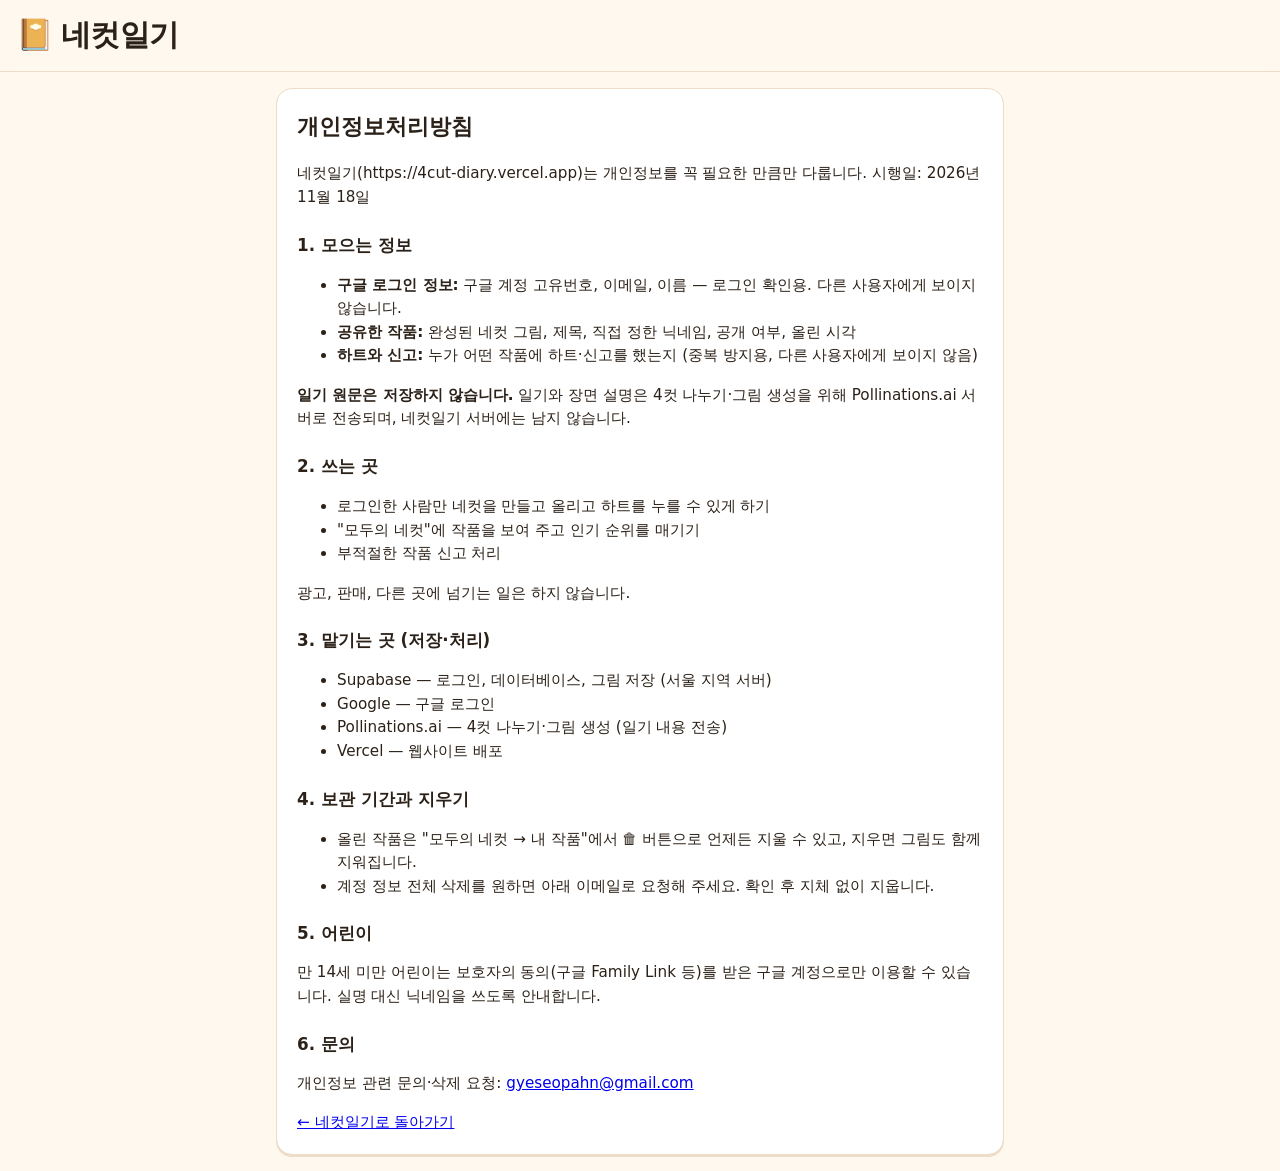
<file: privacy.html>
<!doctype html>
<html lang="ko">
<head>
  <meta charset="utf-8" />
  <meta name="viewport" content="width=device-width, initial-scale=1" />
  <title>개인정보처리방침 · 네컷일기</title>
  <link rel="icon" href="data:image/svg+xml,<svg xmlns='http://www.w3.org/2000/svg' viewBox='0 0 100 100'><text y='.9em' font-size='90'>📔</text></svg>" />
  <link rel="stylesheet" href="style.css" />
  <style>
    .policy h2 { margin-top: 22px; font-size: 1.05rem; }
    .policy li, .policy p { font-size: .95rem; }
  </style>
</head>
<body data-view="write">
  <header class="top">
    <h1><a href="./" style="color:inherit;text-decoration:none">📔 네컷일기</a></h1>
  </header>
  <main>
    <section class="card policy">
      <h1 style="margin-top:0;font-size:1.4rem">개인정보처리방침</h1>
      <p>네컷일기(https://4cut-diary.vercel.app)는 개인정보를 꼭 필요한 만큼만 다룹니다. 시행일: 2026년 11월 18일</p>

      <h2>1. 모으는 정보</h2>
      <ul>
        <li><b>구글 로그인 정보:</b> 구글 계정 고유번호, 이메일, 이름 — 로그인 확인용. 다른 사용자에게 보이지 않습니다.</li>
        <li><b>공유한 작품:</b> 완성된 네컷 그림, 제목, 직접 정한 닉네임, 공개 여부, 올린 시각</li>
        <li><b>하트와 신고:</b> 누가 어떤 작품에 하트·신고를 했는지 (중복 방지용, 다른 사용자에게 보이지 않음)</li>
      </ul>
      <p><b>일기 원문은 저장하지 않습니다.</b> 일기와 장면 설명은 4컷 나누기·그림 생성을 위해 Pollinations.ai 서버로 전송되며, 네컷일기 서버에는 남지 않습니다.</p>

      <h2>2. 쓰는 곳</h2>
      <ul>
        <li>로그인한 사람만 네컷을 만들고 올리고 하트를 누를 수 있게 하기</li>
        <li>"모두의 네컷"에 작품을 보여 주고 인기 순위를 매기기</li>
        <li>부적절한 작품 신고 처리</li>
      </ul>
      <p>광고, 판매, 다른 곳에 넘기는 일은 하지 않습니다.</p>

      <h2>3. 맡기는 곳 (저장·처리)</h2>
      <ul>
        <li>Supabase — 로그인, 데이터베이스, 그림 저장 (서울 지역 서버)</li>
        <li>Google — 구글 로그인</li>
        <li>Pollinations.ai — 4컷 나누기·그림 생성 (일기 내용 전송)</li>
        <li>Vercel — 웹사이트 배포</li>
      </ul>

      <h2>4. 보관 기간과 지우기</h2>
      <ul>
        <li>올린 작품은 "모두의 네컷 → 내 작품"에서 🗑 버튼으로 언제든 지울 수 있고, 지우면 그림도 함께 지워집니다.</li>
        <li>계정 정보 전체 삭제를 원하면 아래 이메일로 요청해 주세요. 확인 후 지체 없이 지웁니다.</li>
      </ul>

      <h2>5. 어린이</h2>
      <p>만 14세 미만 어린이는 보호자의 동의(구글 Family Link 등)를 받은 구글 계정으로만 이용할 수 있습니다. 실명 대신 닉네임을 쓰도록 안내합니다.</p>

      <h2>6. 문의</h2>
      <p>개인정보 관련 문의·삭제 요청: <a href="mailto:gyeseopahn@gmail.com">gyeseopahn@gmail.com</a></p>

      <p class="hint"><a href="./">← 네컷일기로 돌아가기</a></p>
    </section>
  </main>
</body>
</html>
</file>
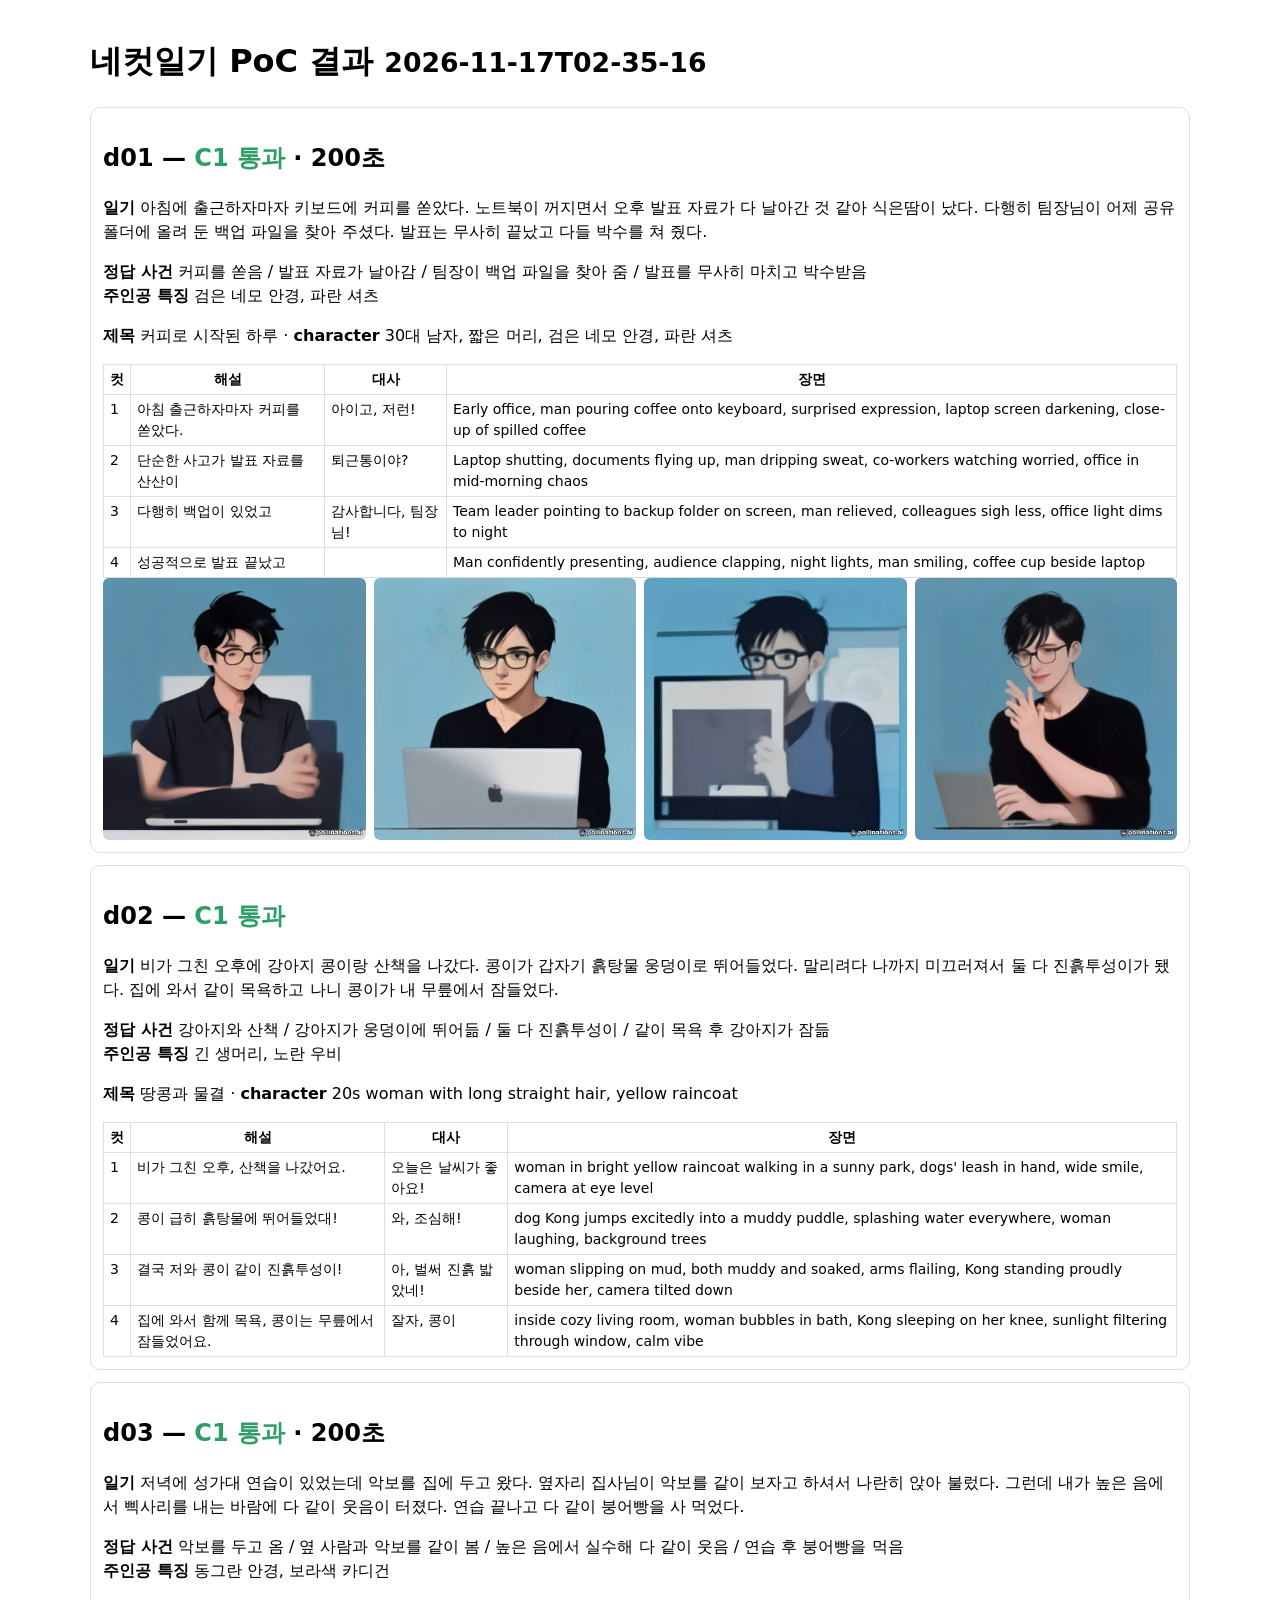
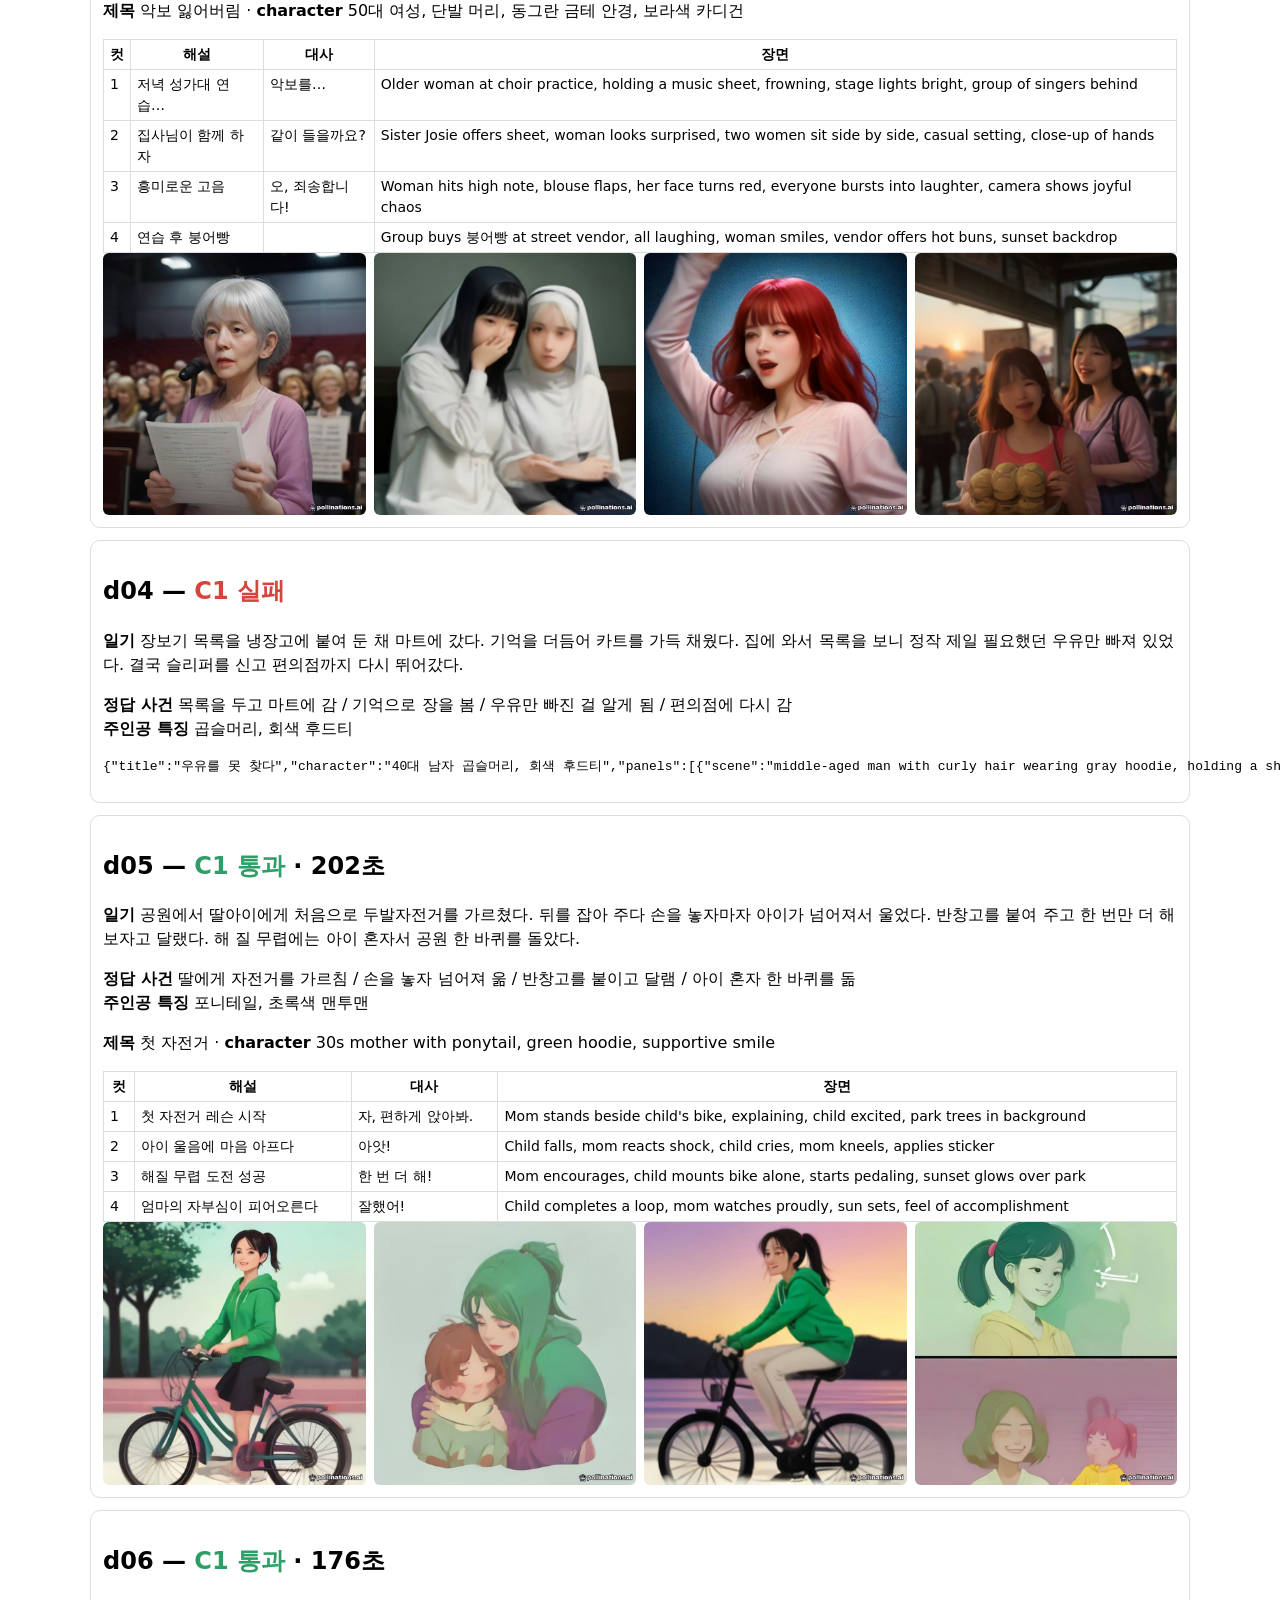
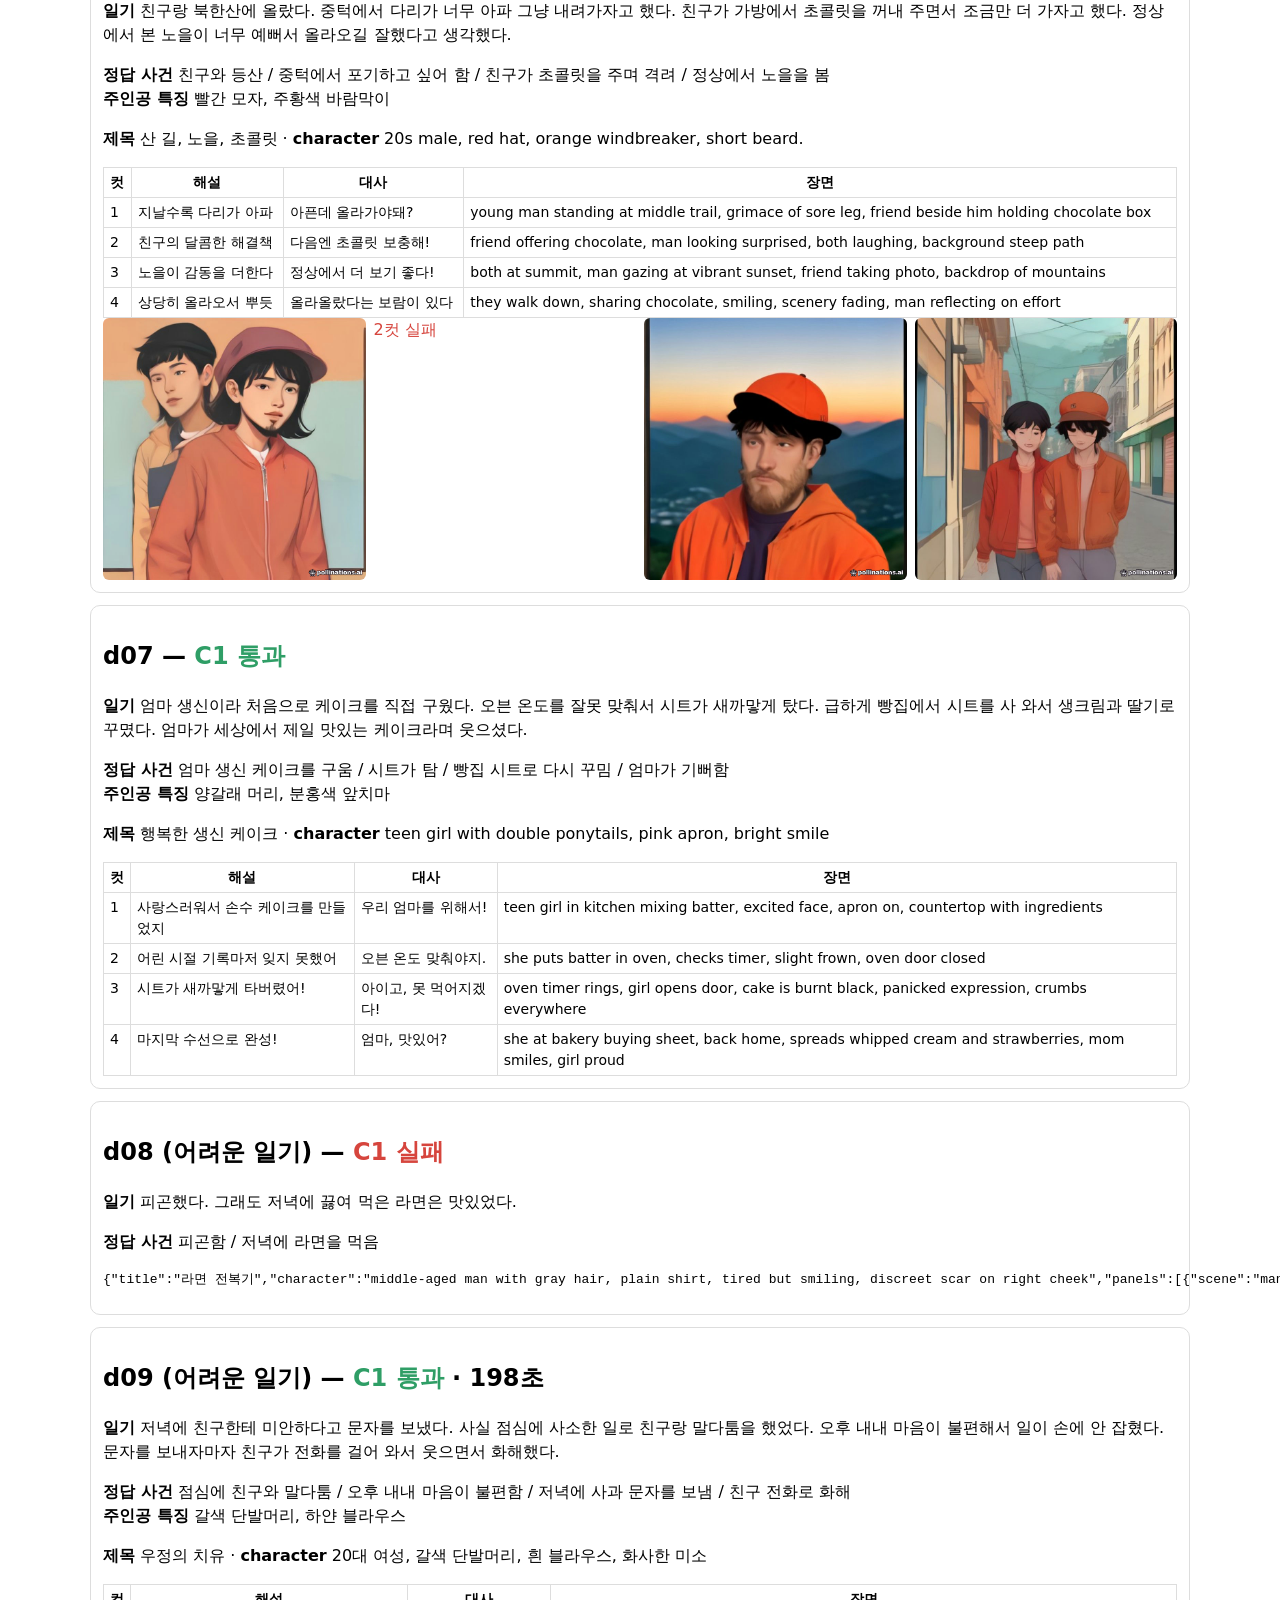
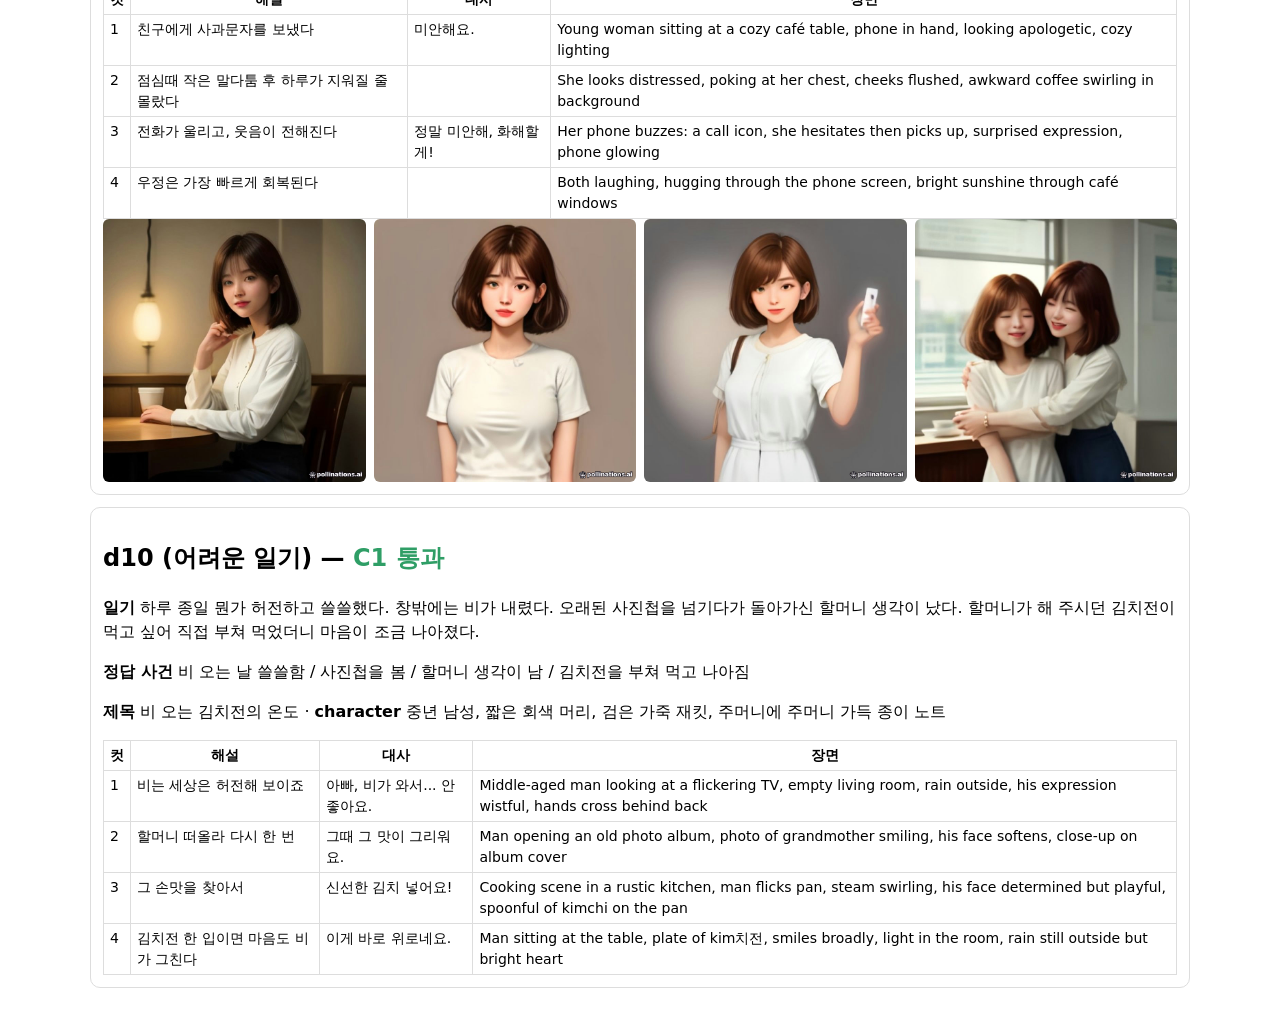
<file: poc/results/2026-11-17T02-35-16/report.html>
<!doctype html><meta charset="utf-8"><title>PoC 결과 2026-11-17T02-35-16</title>
<style>body{font-family:system-ui,sans-serif;max-width:1100px;margin:auto;padding:16px;line-height:1.5}
section{border:1px solid #ddd;border-radius:10px;padding:12px;margin:12px 0}
.grid{display:grid;grid-template-columns:repeat(4,1fr);gap:8px}.grid img{width:100%;border-radius:6px}
td,th{border:1px solid #ddd;padding:4px 6px;vertical-align:top;font-size:14px}table{border-collapse:collapse;width:100%}
.ok{color:#2f9e66}.bad{color:#d6453d}</style>
<h1>네컷일기 PoC 결과 <small>2026-11-17T02-35-16</small></h1>
<section><h2>d01 —
<span class="ok">C1 통과</span>
 · 200초</h2>
<p><b>일기</b> 아침에 출근하자마자 키보드에 커피를 쏟았다. 노트북이 꺼지면서 오후 발표 자료가 다 날아간 것 같아 식은땀이 났다. 다행히 팀장님이 어제 공유 폴더에 올려 둔 백업 파일을 찾아 주셨다. 발표는 무사히 끝났고 다들 박수를 쳐 줬다.</p>
<p><b>정답 사건</b> 커피를 쏟음 / 발표 자료가 날아감 / 팀장이 백업 파일을 찾아 줌 / 발표를 무사히 마치고 박수받음<br><b>주인공 특징</b> 검은 네모 안경, 파란 셔츠</p>
<p><b>제목</b> 커피로 시작된 하루 · <b>character</b> 30대 남자, 짧은 머리, 검은 네모 안경, 파란 셔츠</p>
<table><tr><th>컷</th><th>해설</th><th>대사</th><th>장면</th></tr>
<tr><td>1</td><td>아침 출근하자마자 커피를 쏟았다.</td><td>아이고, 저런!</td><td>Early office, man pouring coffee onto keyboard, surprised expression, laptop screen darkening, close-up of spilled coffee</td></tr><tr><td>2</td><td>단순한 사고가 발표 자료를 산산이</td><td>퇴근통이야?</td><td>Laptop shutting, documents flying up, man dripping sweat, co-workers watching worried, office in mid-morning chaos</td></tr><tr><td>3</td><td>다행히 백업이 있었고</td><td>감사합니다, 팀장님!</td><td>Team leader pointing to backup folder on screen, man relieved, colleagues sigh less, office light dims to night</td></tr><tr><td>4</td><td>성공적으로 발표 끝났고</td><td></td><td>Man confidently presenting, audience clapping, night lights, man smiling, coffee cup beside laptop</td></tr></table>
<div class="grid"><img src="images/d01-1.jpg" alt="d01 1컷"><img src="images/d01-2.jpg" alt="d01 2컷"><img src="images/d01-3.jpg" alt="d01 3컷"><img src="images/d01-4.jpg" alt="d01 4컷"></div>
</section><section><h2>d02 —
<span class="ok">C1 통과</span>
</h2>
<p><b>일기</b> 비가 그친 오후에 강아지 콩이랑 산책을 나갔다. 콩이가 갑자기 흙탕물 웅덩이로 뛰어들었다. 말리려다 나까지 미끄러져서 둘 다 진흙투성이가 됐다. 집에 와서 같이 목욕하고 나니 콩이가 내 무릎에서 잠들었다.</p>
<p><b>정답 사건</b> 강아지와 산책 / 강아지가 웅덩이에 뛰어듦 / 둘 다 진흙투성이 / 같이 목욕 후 강아지가 잠듦<br><b>주인공 특징</b> 긴 생머리, 노란 우비</p>
<p><b>제목</b> 땅콩과 물결 · <b>character</b> 20s woman with long straight hair, yellow raincoat</p>
<table><tr><th>컷</th><th>해설</th><th>대사</th><th>장면</th></tr>
<tr><td>1</td><td>비가 그친 오후, 산책을 나갔어요.</td><td>오늘은 날씨가 좋아요!</td><td>woman in bright yellow raincoat walking in a sunny park, dogs' leash in hand, wide smile, camera at eye level</td></tr><tr><td>2</td><td>콩이 급히 흙탕물에 뛰어들었대!</td><td>와, 조심해!</td><td>dog Kong jumps excitedly into a muddy puddle, splashing water everywhere, woman laughing, background trees</td></tr><tr><td>3</td><td>결국 저와 콩이 같이 진흙투성이!</td><td>아, 벌써 진흙 밟았네!</td><td>woman slipping on mud, both muddy and soaked, arms flailing, Kong standing proudly beside her, camera tilted down</td></tr><tr><td>4</td><td>집에 와서 함께 목욕, 콩이는 무릎에서 잠들었어요.</td><td>잘자, 콩이</td><td>inside cozy living room, woman bubbles in bath, Kong sleeping on her knee, sunlight filtering through window, calm vibe</td></tr></table>

</section><section><h2>d03 —
<span class="ok">C1 통과</span>
 · 200초</h2>
<p><b>일기</b> 저녁에 성가대 연습이 있었는데 악보를 집에 두고 왔다. 옆자리 집사님이 악보를 같이 보자고 하셔서 나란히 앉아 불렀다. 그런데 내가 높은 음에서 삑사리를 내는 바람에 다 같이 웃음이 터졌다. 연습 끝나고 다 같이 붕어빵을 사 먹었다.</p>
<p><b>정답 사건</b> 악보를 두고 옴 / 옆 사람과 악보를 같이 봄 / 높은 음에서 실수해 다 같이 웃음 / 연습 후 붕어빵을 먹음<br><b>주인공 특징</b> 동그란 안경, 보라색 카디건</p>
<p><b>제목</b> 악보 잃어버림 · <b>character</b> 50대 여성, 단발 머리, 동그란 금테 안경, 보라색 카디건</p>
<table><tr><th>컷</th><th>해설</th><th>대사</th><th>장면</th></tr>
<tr><td>1</td><td>저녁 성가대 연습…</td><td>악보를…</td><td>Older woman at choir practice, holding a music sheet, frowning, stage lights bright, group of singers behind</td></tr><tr><td>2</td><td>집사님이 함께 하자</td><td>같이 들을까요?</td><td>Sister Josie offers sheet, woman looks surprised, two women sit side by side, casual setting, close-up of hands</td></tr><tr><td>3</td><td>흥미로운 고음</td><td>오, 죄송합니다!</td><td>Woman hits high note, blouse flaps, her face turns red, everyone bursts into laughter, camera shows joyful chaos</td></tr><tr><td>4</td><td>연습 후 붕어빵</td><td></td><td>Group buys 붕어빵 at street vendor, all laughing, woman smiles, vendor offers hot buns, sunset backdrop</td></tr></table>
<div class="grid"><img src="images/d03-1.jpg" alt="d03 1컷"><img src="images/d03-2.jpg" alt="d03 2컷"><img src="images/d03-3.jpg" alt="d03 3컷"><img src="images/d03-4.jpg" alt="d03 4컷"></div>
</section><section><h2>d04 —
<span class="bad">C1 실패</span>
</h2>
<p><b>일기</b> 장보기 목록을 냉장고에 붙여 둔 채 마트에 갔다. 기억을 더듬어 카트를 가득 채웠다. 집에 와서 목록을 보니 정작 제일 필요했던 우유만 빠져 있었다. 결국 슬리퍼를 신고 편의점까지 다시 뛰어갔다.</p>
<p><b>정답 사건</b> 목록을 두고 마트에 감 / 기억으로 장을 봄 / 우유만 빠진 걸 알게 됨 / 편의점에 다시 감<br><b>주인공 특징</b> 곱슬머리, 회색 후드티</p>
<pre>{&quot;title&quot;:&quot;우유를 못 찾다&quot;,&quot;character&quot;:&quot;40대 남자 곱슬머리, 회색 후드티&quot;,&quot;panels&quot;:[{&quot;scene&quot;:&quot;middle-aged man with curly hair wearing gray hoodie, holding a shopping list on fridge, standing at market entrance, smiling, camera medium shot&quot;,&quot;caption&quot;:&quot;장보기 리스트를 냉장고에 붙이고 마트에 갔다&quot;,&quot;dialogue&quot;:&quot;목록 따라 구입해요!&quot;,&quot;},{&quot;  	:&quot;scene&quot;  	,&quot;content&quot;:&quot;cart full of groceries, man pointing at items, confused look, shop background, close-up on hands with varied items&quot;,&quot;caption&quot;:&quot;기억을 더듬어 가득 채운 카트&quot;,&quot;dialogue&quot;:&quot;우유는 언제?&quot;,&quot;},{&quot;  	:&quot;scene&quot;  	,&quot;</pre>

</section><section><h2>d05 —
<span class="ok">C1 통과</span>
 · 202초</h2>
<p><b>일기</b> 공원에서 딸아이에게 처음으로 두발자전거를 가르쳤다. 뒤를 잡아 주다 손을 놓자마자 아이가 넘어져서 울었다. 반창고를 붙여 주고 한 번만 더 해 보자고 달랬다. 해 질 무렵에는 아이 혼자서 공원 한 바퀴를 돌았다.</p>
<p><b>정답 사건</b> 딸에게 자전거를 가르침 / 손을 놓자 넘어져 욺 / 반창고를 붙이고 달램 / 아이 혼자 한 바퀴를 돎<br><b>주인공 특징</b> 포니테일, 초록색 맨투맨</p>
<p><b>제목</b> 첫 자전거 · <b>character</b> 30s mother with ponytail, green hoodie, supportive smile</p>
<table><tr><th>컷</th><th>해설</th><th>대사</th><th>장면</th></tr>
<tr><td>1</td><td>첫 자전거 레슨 시작</td><td>자, 편하게 앉아봐.</td><td>Mom stands beside child's bike, explaining, child excited, park trees in background</td></tr><tr><td>2</td><td>아이 울음에 마음 아프다</td><td>아앗!</td><td>Child falls, mom reacts shock, child cries, mom kneels, applies sticker</td></tr><tr><td>3</td><td>해질 무렵 도전 성공</td><td>한 번 더 해!</td><td>Mom encourages, child mounts bike alone, starts pedaling, sunset glows over park</td></tr><tr><td>4</td><td>엄마의 자부심이 피어오른다</td><td>잘했어!</td><td>Child completes a loop, mom watches proudly, sun sets, feel of accomplishment</td></tr></table>
<div class="grid"><img src="images/d05-1.jpg" alt="d05 1컷"><img src="images/d05-2.jpg" alt="d05 2컷"><img src="images/d05-3.jpg" alt="d05 3컷"><img src="images/d05-4.jpg" alt="d05 4컷"></div>
</section><section><h2>d06 —
<span class="ok">C1 통과</span>
 · 176초</h2>
<p><b>일기</b> 친구랑 북한산에 올랐다. 중턱에서 다리가 너무 아파 그냥 내려가자고 했다. 친구가 가방에서 초콜릿을 꺼내 주면서 조금만 더 가자고 했다. 정상에서 본 노을이 너무 예뻐서 올라오길 잘했다고 생각했다.</p>
<p><b>정답 사건</b> 친구와 등산 / 중턱에서 포기하고 싶어 함 / 친구가 초콜릿을 주며 격려 / 정상에서 노을을 봄<br><b>주인공 특징</b> 빨간 모자, 주황색 바람막이</p>
<p><b>제목</b> 산 길, 노을, 초콜릿 · <b>character</b> 20s male, red hat, orange windbreaker, short beard.</p>
<table><tr><th>컷</th><th>해설</th><th>대사</th><th>장면</th></tr>
<tr><td>1</td><td>지날수록 다리가 아파</td><td>아픈데 올라가야돼?</td><td>young man standing at middle trail, grimace of sore leg, friend beside him holding chocolate box</td></tr><tr><td>2</td><td>친구의 달콤한 해결책</td><td>다음엔 초콜릿 보충해!</td><td>friend offering chocolate, man looking surprised, both laughing, background steep path</td></tr><tr><td>3</td><td>노을이 감동을 더한다</td><td>정상에서 더 보기 좋다!</td><td>both at summit, man gazing at vibrant sunset, friend taking photo, backdrop of mountains</td></tr><tr><td>4</td><td>상당히 올라오서 뿌듯</td><td>올라올랐다는 보람이 있다</td><td>they walk down, sharing chocolate, smiling, scenery fading, man reflecting on effort</td></tr></table>
<div class="grid"><img src="images/d06-1.jpg" alt="d06 1컷"><div class="bad">2컷 실패</div><img src="images/d06-3.jpg" alt="d06 3컷"><img src="images/d06-4.jpg" alt="d06 4컷"></div>
</section><section><h2>d07 —
<span class="ok">C1 통과</span>
</h2>
<p><b>일기</b> 엄마 생신이라 처음으로 케이크를 직접 구웠다. 오븐 온도를 잘못 맞춰서 시트가 새까맣게 탔다. 급하게 빵집에서 시트를 사 와서 생크림과 딸기로 꾸몄다. 엄마가 세상에서 제일 맛있는 케이크라며 웃으셨다.</p>
<p><b>정답 사건</b> 엄마 생신 케이크를 구움 / 시트가 탐 / 빵집 시트로 다시 꾸밈 / 엄마가 기뻐함<br><b>주인공 특징</b> 양갈래 머리, 분홍색 앞치마</p>
<p><b>제목</b> 행복한 생신 케이크 · <b>character</b> teen girl with double ponytails, pink apron, bright smile</p>
<table><tr><th>컷</th><th>해설</th><th>대사</th><th>장면</th></tr>
<tr><td>1</td><td>사랑스러워서 손수 케이크를 만들었지</td><td>우리 엄마를 위해서!</td><td>teen girl in kitchen mixing batter, excited face, apron on, countertop with ingredients</td></tr><tr><td>2</td><td>어린 시절 기록마저 잊지 못했어</td><td>오븐 온도 맞춰야지.</td><td>she puts batter in oven, checks timer, slight frown, oven door closed</td></tr><tr><td>3</td><td>시트가 새까맣게 타버렸어!</td><td>아이고, 못 먹어지겠다!</td><td>oven timer rings, girl opens door, cake is burnt black, panicked expression, crumbs everywhere</td></tr><tr><td>4</td><td>마지막 수선으로 완성!</td><td>엄마, 맛있어?</td><td>she at bakery buying sheet, back home, spreads whipped cream and strawberries, mom smiles, girl proud</td></tr></table>

</section><section><h2>d08 (어려운 일기) —
<span class="bad">C1 실패</span>
</h2>
<p><b>일기</b> 피곤했다. 그래도 저녁에 끓여 먹은 라면은 맛있었다.</p>
<p><b>정답 사건</b> 피곤함 / 저녁에 라면을 먹음</p>
<pre>{&quot;title&quot;:&quot;라면 전복기&quot;,&quot;character&quot;:&quot;middle-aged man with gray hair, plain shirt, tired but smiling, discreet scar on right cheek&quot;,&quot;panels&quot;:[{&quot;scene&quot;:&quot;man lying on couch, slumped with a bowl of ramen, expression of exhaustion, couch in a cluttered living room, camera close-up on face&quot;,&quot;caption&quot;:&quot;함께 잠꼬대, 졸이야 잠을 못쉬겠어&quot;,&quot;dialogue&quot;:&quot;라면이 나를 구해줘서 고마워!&quot;,&quot;},{&quot;    :&quot;:&quot;     }] }</pre>

</section><section><h2>d09 (어려운 일기) —
<span class="ok">C1 통과</span>
 · 198초</h2>
<p><b>일기</b> 저녁에 친구한테 미안하다고 문자를 보냈다. 사실 점심에 사소한 일로 친구랑 말다툼을 했었다. 오후 내내 마음이 불편해서 일이 손에 안 잡혔다. 문자를 보내자마자 친구가 전화를 걸어 와서 웃으면서 화해했다.</p>
<p><b>정답 사건</b> 점심에 친구와 말다툼 / 오후 내내 마음이 불편함 / 저녁에 사과 문자를 보냄 / 친구 전화로 화해<br><b>주인공 특징</b> 갈색 단발머리, 하얀 블라우스</p>
<p><b>제목</b> 우정의 치유 · <b>character</b> 20대 여성, 갈색 단발머리, 흰 블라우스, 화사한 미소</p>
<table><tr><th>컷</th><th>해설</th><th>대사</th><th>장면</th></tr>
<tr><td>1</td><td>친구에게 사과문자를 보냈다</td><td>미안해요.</td><td>Young woman sitting at a cozy café table, phone in hand, looking apologetic, cozy lighting</td></tr><tr><td>2</td><td>점심때 작은 말다툼 후 하루가 지워질 줄 몰랐다</td><td></td><td>She looks distressed, poking at her chest, cheeks flushed, awkward coffee swirling in background</td></tr><tr><td>3</td><td>전화가 울리고, 웃음이 전해진다</td><td>정말 미안해, 화해할게!</td><td>Her phone buzzes: a call icon, she hesitates then picks up, surprised expression, phone glowing</td></tr><tr><td>4</td><td>우정은 가장 빠르게 회복된다</td><td></td><td>Both laughing, hugging through the phone screen, bright sunshine through café windows</td></tr></table>
<div class="grid"><img src="images/d09-1.jpg" alt="d09 1컷"><img src="images/d09-2.jpg" alt="d09 2컷"><img src="images/d09-3.jpg" alt="d09 3컷"><img src="images/d09-4.jpg" alt="d09 4컷"></div>
</section><section><h2>d10 (어려운 일기) —
<span class="ok">C1 통과</span>
</h2>
<p><b>일기</b> 하루 종일 뭔가 허전하고 쓸쓸했다. 창밖에는 비가 내렸다. 오래된 사진첩을 넘기다가 돌아가신 할머니 생각이 났다. 할머니가 해 주시던 김치전이 먹고 싶어 직접 부쳐 먹었더니 마음이 조금 나아졌다.</p>
<p><b>정답 사건</b> 비 오는 날 쓸쓸함 / 사진첩을 봄 / 할머니 생각이 남 / 김치전을 부쳐 먹고 나아짐</p>
<p><b>제목</b> 비 오는 김치전의 온도 · <b>character</b> 중년 남성, 짧은 회색 머리, 검은 가죽 재킷, 주머니에 주머니 가득 종이 노트</p>
<table><tr><th>컷</th><th>해설</th><th>대사</th><th>장면</th></tr>
<tr><td>1</td><td>비는 세상은 허전해 보이죠</td><td>아빠, 비가 와서... 안 좋아요.</td><td>Middle-aged man looking at a flickering TV, empty living room, rain outside, his expression wistful, hands cross behind back</td></tr><tr><td>2</td><td>할머니 떠올라 다시 한 번</td><td>그때 그 맛이 그리워요.</td><td>Man opening an old photo album, photo of grandmother smiling, his face softens, close-up on album cover</td></tr><tr><td>3</td><td>그 손맛을 찾아서</td><td>신선한 김치 넣어요!</td><td>Cooking scene in a rustic kitchen, man flicks pan, steam swirling, his face determined but playful, spoonful of kimchi on the pan</td></tr><tr><td>4</td><td>김치전 한 입이면 마음도 비가 그친다</td><td>이게 바로 위로네요.</td><td>Man sitting at the table, plate of kim치전, smiles broadly, light in the room, rain still outside but bright heart</td></tr></table>

</section>
</file>
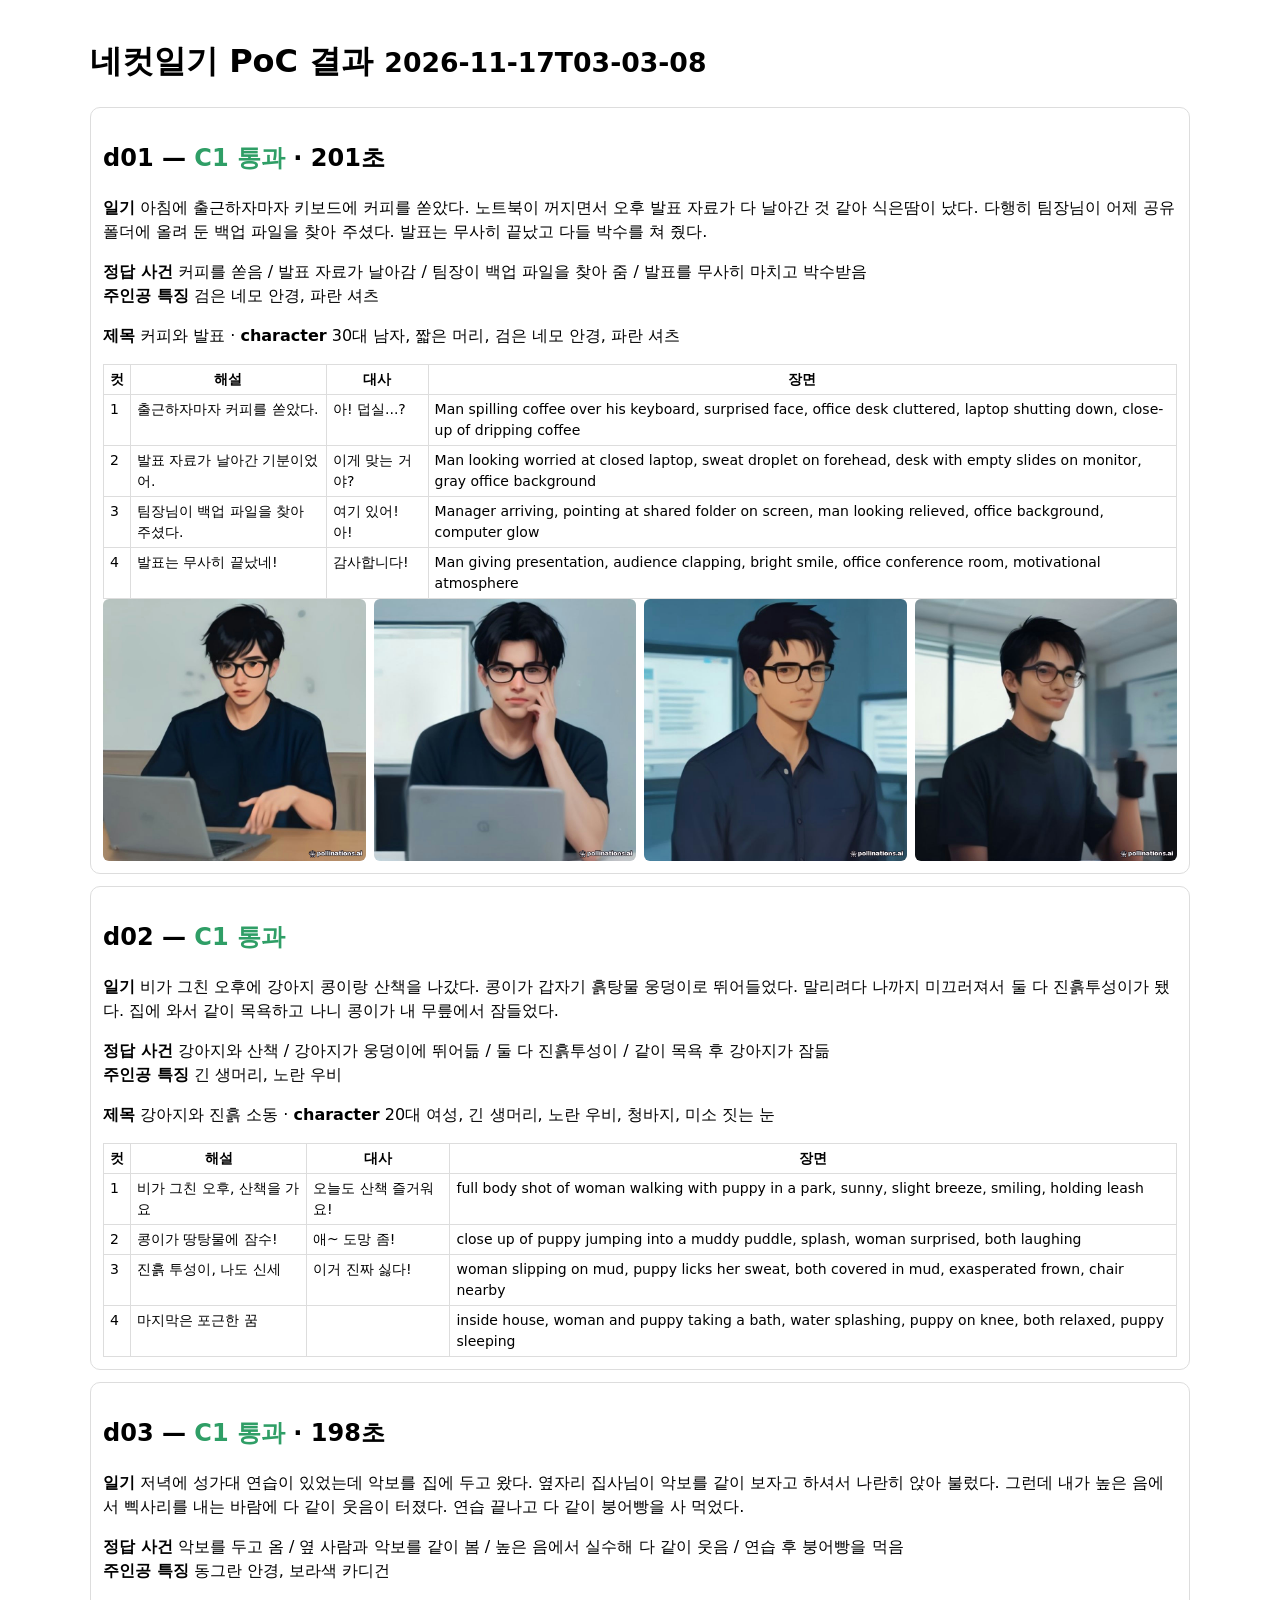
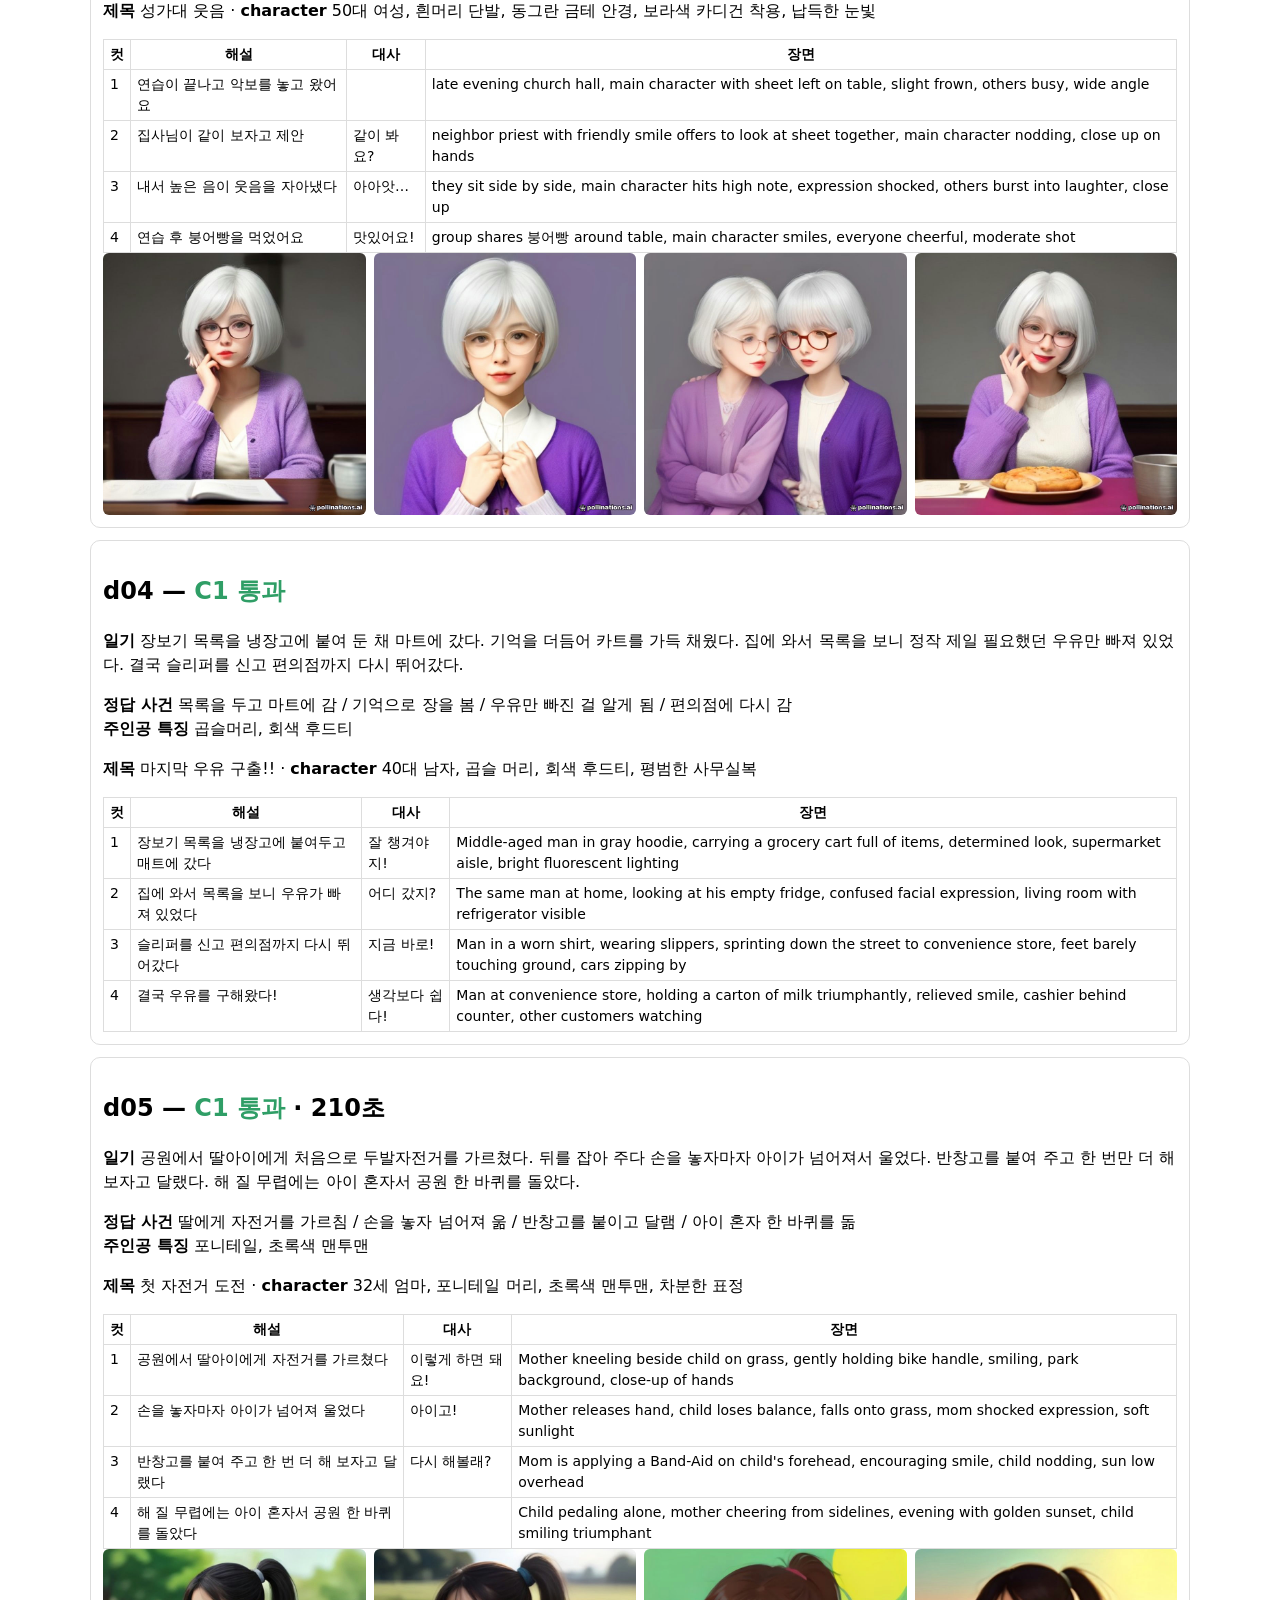
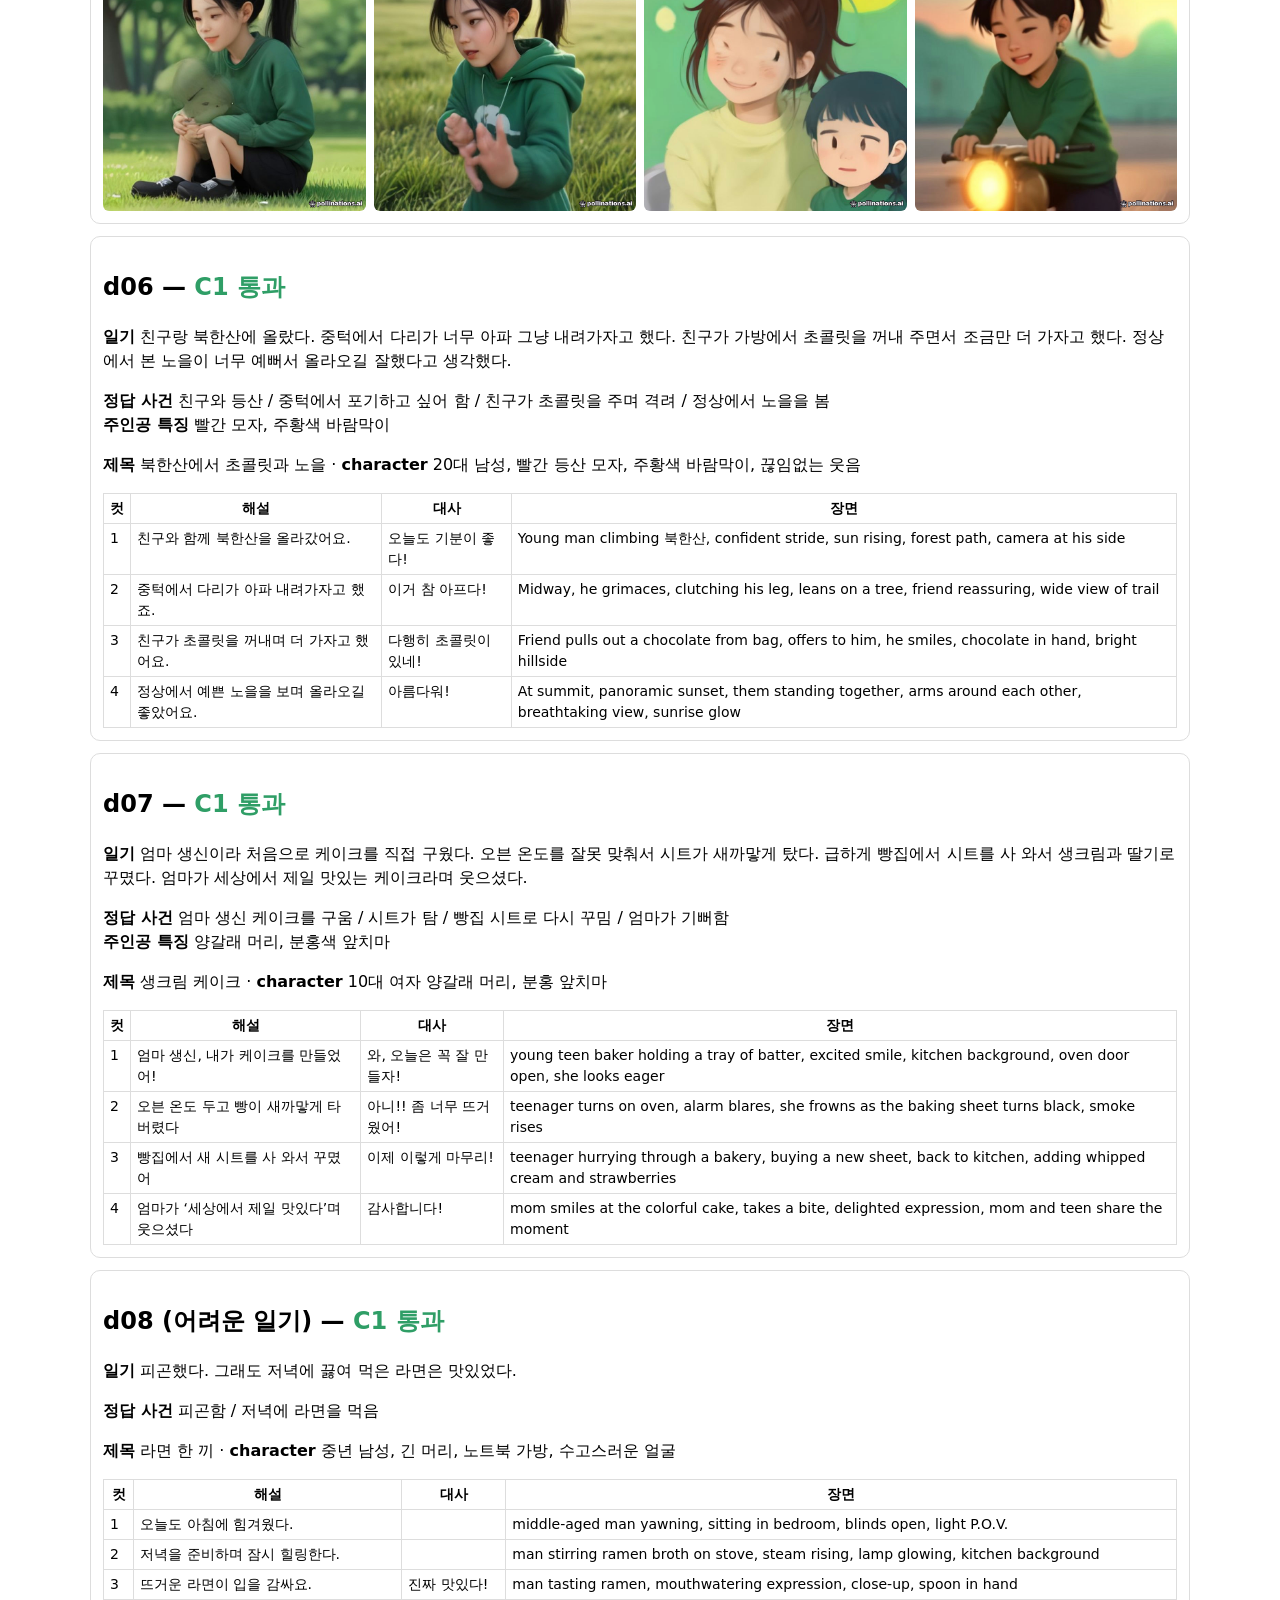
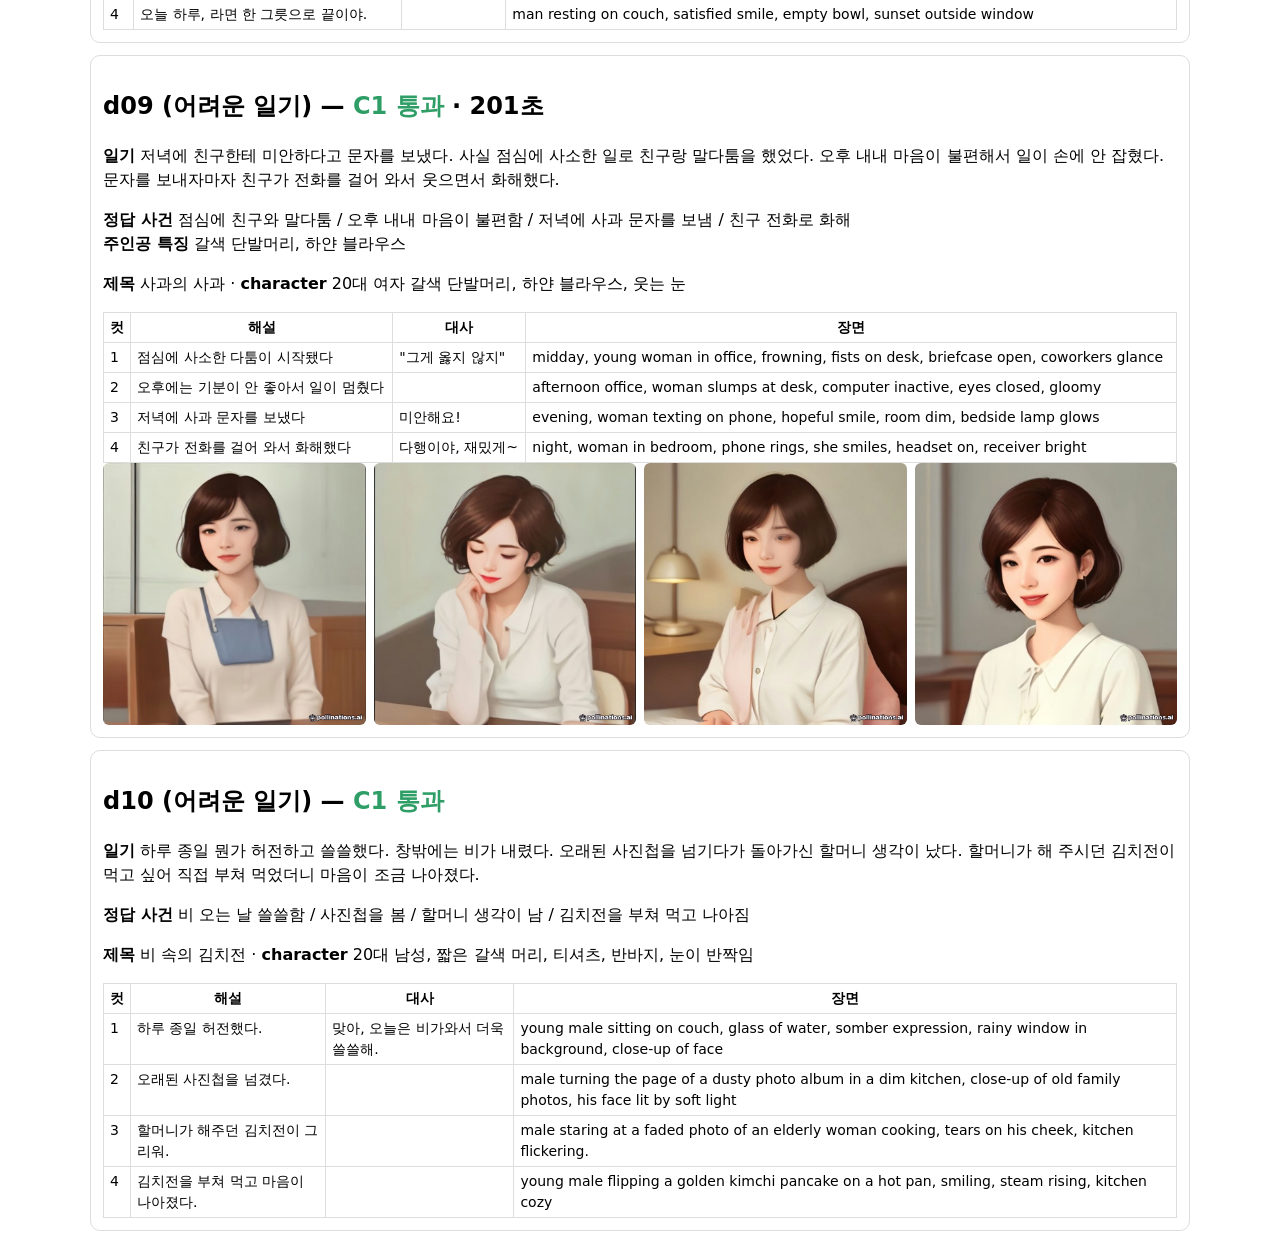
<file: poc/results/2026-11-17T03-03-08/report.html>
<!doctype html><meta charset="utf-8"><title>PoC 결과 2026-11-17T03-03-08</title>
<style>body{font-family:system-ui,sans-serif;max-width:1100px;margin:auto;padding:16px;line-height:1.5}
section{border:1px solid #ddd;border-radius:10px;padding:12px;margin:12px 0}
.grid{display:grid;grid-template-columns:repeat(4,1fr);gap:8px}.grid img{width:100%;border-radius:6px}
td,th{border:1px solid #ddd;padding:4px 6px;vertical-align:top;font-size:14px}table{border-collapse:collapse;width:100%}
.ok{color:#2f9e66}.bad{color:#d6453d}</style>
<h1>네컷일기 PoC 결과 <small>2026-11-17T03-03-08</small></h1>
<section><h2>d01 —
<span class="ok">C1 통과</span>
 · 201초</h2>
<p><b>일기</b> 아침에 출근하자마자 키보드에 커피를 쏟았다. 노트북이 꺼지면서 오후 발표 자료가 다 날아간 것 같아 식은땀이 났다. 다행히 팀장님이 어제 공유 폴더에 올려 둔 백업 파일을 찾아 주셨다. 발표는 무사히 끝났고 다들 박수를 쳐 줬다.</p>
<p><b>정답 사건</b> 커피를 쏟음 / 발표 자료가 날아감 / 팀장이 백업 파일을 찾아 줌 / 발표를 무사히 마치고 박수받음<br><b>주인공 특징</b> 검은 네모 안경, 파란 셔츠</p>
<p><b>제목</b> 커피와 발표 · <b>character</b> 30대 남자, 짧은 머리, 검은 네모 안경, 파란 셔츠</p>
<table><tr><th>컷</th><th>해설</th><th>대사</th><th>장면</th></tr>
<tr><td>1</td><td>출근하자마자 커피를 쏟았다.</td><td>아! 덥실...?</td><td>Man spilling coffee over his keyboard, surprised face, office desk cluttered, laptop shutting down, close-up of dripping coffee</td></tr><tr><td>2</td><td>발표 자료가 날아간 기분이었어.</td><td>이게 맞는 거야?</td><td>Man looking worried at closed laptop, sweat droplet on forehead, desk with empty slides on monitor, gray office background</td></tr><tr><td>3</td><td>팀장님이 백업 파일을 찾아 주셨다.</td><td>여기 있어! 아!</td><td>Manager arriving, pointing at shared folder on screen, man looking relieved, office background, computer glow</td></tr><tr><td>4</td><td>발표는 무사히 끝났네!</td><td>감사합니다!</td><td>Man giving presentation, audience clapping, bright smile, office conference room, motivational atmosphere</td></tr></table>
<div class="grid"><img src="images/d01-1.jpg" alt="d01 1컷"><img src="images/d01-2.jpg" alt="d01 2컷"><img src="images/d01-3.jpg" alt="d01 3컷"><img src="images/d01-4.jpg" alt="d01 4컷"></div>
</section><section><h2>d02 —
<span class="ok">C1 통과</span>
</h2>
<p><b>일기</b> 비가 그친 오후에 강아지 콩이랑 산책을 나갔다. 콩이가 갑자기 흙탕물 웅덩이로 뛰어들었다. 말리려다 나까지 미끄러져서 둘 다 진흙투성이가 됐다. 집에 와서 같이 목욕하고 나니 콩이가 내 무릎에서 잠들었다.</p>
<p><b>정답 사건</b> 강아지와 산책 / 강아지가 웅덩이에 뛰어듦 / 둘 다 진흙투성이 / 같이 목욕 후 강아지가 잠듦<br><b>주인공 특징</b> 긴 생머리, 노란 우비</p>
<p><b>제목</b> 강아지와 진흙 소동 · <b>character</b> 20대 여성, 긴 생머리, 노란 우비, 청바지, 미소 짓는 눈</p>
<table><tr><th>컷</th><th>해설</th><th>대사</th><th>장면</th></tr>
<tr><td>1</td><td>비가 그친 오후, 산책을 가요</td><td>오늘도 산책 즐거워요!</td><td>full body shot of woman walking with puppy in a park, sunny, slight breeze, smiling, holding leash</td></tr><tr><td>2</td><td>콩이가 땅탕물에 잠수!</td><td>애~ 도망 좀!</td><td>close up of puppy jumping into a muddy puddle, splash, woman surprised, both laughing</td></tr><tr><td>3</td><td>진흙 투성이, 나도 신세</td><td>이거 진짜 싫다!</td><td>woman slipping on mud, puppy licks her sweat, both covered in mud, exasperated frown, chair nearby</td></tr><tr><td>4</td><td>마지막은 포근한 꿈</td><td></td><td>inside house, woman and puppy taking a bath, water splashing, puppy on knee, both relaxed, puppy sleeping</td></tr></table>

</section><section><h2>d03 —
<span class="ok">C1 통과</span>
 · 198초</h2>
<p><b>일기</b> 저녁에 성가대 연습이 있었는데 악보를 집에 두고 왔다. 옆자리 집사님이 악보를 같이 보자고 하셔서 나란히 앉아 불렀다. 그런데 내가 높은 음에서 삑사리를 내는 바람에 다 같이 웃음이 터졌다. 연습 끝나고 다 같이 붕어빵을 사 먹었다.</p>
<p><b>정답 사건</b> 악보를 두고 옴 / 옆 사람과 악보를 같이 봄 / 높은 음에서 실수해 다 같이 웃음 / 연습 후 붕어빵을 먹음<br><b>주인공 특징</b> 동그란 안경, 보라색 카디건</p>
<p><b>제목</b> 성가대 웃음 · <b>character</b> 50대 여성, 흰머리 단발, 동그란 금테 안경, 보라색 카디건 착용, 납득한 눈빛</p>
<table><tr><th>컷</th><th>해설</th><th>대사</th><th>장면</th></tr>
<tr><td>1</td><td>연습이 끝나고 악보를 놓고 왔어요</td><td></td><td>late evening church hall, main character with sheet left on table, slight frown, others busy, wide angle</td></tr><tr><td>2</td><td>집사님이 같이 보자고 제안</td><td>같이 봐요?</td><td>neighbor priest with friendly smile offers to look at sheet together, main character nodding, close up on hands</td></tr><tr><td>3</td><td>내서 높은 음이 웃음을 자아냈다</td><td>아아앗…</td><td>they sit side by side, main character hits high note, expression shocked, others burst into laughter, close up</td></tr><tr><td>4</td><td>연습 후 붕어빵을 먹었어요</td><td>맛있어요!</td><td>group shares 붕어빵 around table, main character smiles, everyone cheerful, moderate shot</td></tr></table>
<div class="grid"><img src="images/d03-1.jpg" alt="d03 1컷"><img src="images/d03-2.jpg" alt="d03 2컷"><img src="images/d03-3.jpg" alt="d03 3컷"><img src="images/d03-4.jpg" alt="d03 4컷"></div>
</section><section><h2>d04 —
<span class="ok">C1 통과</span>
</h2>
<p><b>일기</b> 장보기 목록을 냉장고에 붙여 둔 채 마트에 갔다. 기억을 더듬어 카트를 가득 채웠다. 집에 와서 목록을 보니 정작 제일 필요했던 우유만 빠져 있었다. 결국 슬리퍼를 신고 편의점까지 다시 뛰어갔다.</p>
<p><b>정답 사건</b> 목록을 두고 마트에 감 / 기억으로 장을 봄 / 우유만 빠진 걸 알게 됨 / 편의점에 다시 감<br><b>주인공 특징</b> 곱슬머리, 회색 후드티</p>
<p><b>제목</b> 마지막 우유 구출!! · <b>character</b> 40대 남자, 곱슬 머리, 회색 후드티, 평범한 사무실복</p>
<table><tr><th>컷</th><th>해설</th><th>대사</th><th>장면</th></tr>
<tr><td>1</td><td>장보기 목록을 냉장고에 붙여두고 매트에 갔다</td><td>잘 챙겨야지!</td><td>Middle-aged man in gray hoodie, carrying a grocery cart full of items, determined look, supermarket aisle, bright fluorescent lighting</td></tr><tr><td>2</td><td>집에 와서 목록을 보니 우유가 빠져 있었다</td><td>어디 갔지?</td><td>The same man at home, looking at his empty fridge, confused facial expression, living room with refrigerator visible</td></tr><tr><td>3</td><td>슬리퍼를 신고 편의점까지 다시 뛰어갔다</td><td>지금 바로!</td><td>Man in a worn shirt, wearing slippers, sprinting down the street to convenience store, feet barely touching ground, cars zipping by</td></tr><tr><td>4</td><td>결국 우유를 구해왔다!</td><td>생각보다 쉽다!</td><td>Man at convenience store, holding a carton of milk triumphantly, relieved smile, cashier behind counter, other customers watching</td></tr></table>

</section><section><h2>d05 —
<span class="ok">C1 통과</span>
 · 210초</h2>
<p><b>일기</b> 공원에서 딸아이에게 처음으로 두발자전거를 가르쳤다. 뒤를 잡아 주다 손을 놓자마자 아이가 넘어져서 울었다. 반창고를 붙여 주고 한 번만 더 해 보자고 달랬다. 해 질 무렵에는 아이 혼자서 공원 한 바퀴를 돌았다.</p>
<p><b>정답 사건</b> 딸에게 자전거를 가르침 / 손을 놓자 넘어져 욺 / 반창고를 붙이고 달램 / 아이 혼자 한 바퀴를 돎<br><b>주인공 특징</b> 포니테일, 초록색 맨투맨</p>
<p><b>제목</b> 첫 자전거 도전 · <b>character</b> 32세 엄마, 포니테일 머리, 초록색 맨투맨, 차분한 표정</p>
<table><tr><th>컷</th><th>해설</th><th>대사</th><th>장면</th></tr>
<tr><td>1</td><td>공원에서 딸아이에게 자전거를 가르쳤다</td><td>이렇게 하면 돼요!</td><td>Mother kneeling beside child on grass, gently holding bike handle, smiling, park background, close-up of hands</td></tr><tr><td>2</td><td>손을 놓자마자 아이가 넘어져 울었다</td><td>아이고!</td><td>Mother releases hand, child loses balance, falls onto grass, mom shocked expression, soft sunlight</td></tr><tr><td>3</td><td>반창고를 붙여 주고 한 번 더 해 보자고 달랬다</td><td>다시 해볼래?</td><td>Mom is applying a Band-Aid on child's forehead, encouraging smile, child nodding, sun low overhead</td></tr><tr><td>4</td><td>해 질 무렵에는 아이 혼자서 공원 한 바퀴를 돌았다</td><td></td><td>Child pedaling alone, mother cheering from sidelines, evening with golden sunset, child smiling triumphant</td></tr></table>
<div class="grid"><img src="images/d05-1.jpg" alt="d05 1컷"><img src="images/d05-2.jpg" alt="d05 2컷"><img src="images/d05-3.jpg" alt="d05 3컷"><img src="images/d05-4.jpg" alt="d05 4컷"></div>
</section><section><h2>d06 —
<span class="ok">C1 통과</span>
</h2>
<p><b>일기</b> 친구랑 북한산에 올랐다. 중턱에서 다리가 너무 아파 그냥 내려가자고 했다. 친구가 가방에서 초콜릿을 꺼내 주면서 조금만 더 가자고 했다. 정상에서 본 노을이 너무 예뻐서 올라오길 잘했다고 생각했다.</p>
<p><b>정답 사건</b> 친구와 등산 / 중턱에서 포기하고 싶어 함 / 친구가 초콜릿을 주며 격려 / 정상에서 노을을 봄<br><b>주인공 특징</b> 빨간 모자, 주황색 바람막이</p>
<p><b>제목</b> 북한산에서 초콜릿과 노을 · <b>character</b> 20대 남성, 빨간 등산 모자, 주황색 바람막이, 끊임없는 웃음</p>
<table><tr><th>컷</th><th>해설</th><th>대사</th><th>장면</th></tr>
<tr><td>1</td><td>친구와 함께 북한산을 올라갔어요.</td><td>오늘도 기분이 좋다!</td><td>Young man climbing 북한산, confident stride, sun rising, forest path, camera at his side</td></tr><tr><td>2</td><td>중턱에서 다리가 아파 내려가자고 했죠.</td><td>이거 참 아프다!</td><td>Midway, he grimaces, clutching his leg, leans on a tree, friend reassuring, wide view of trail</td></tr><tr><td>3</td><td>친구가 초콜릿을 꺼내며 더 가자고 했어요.</td><td>다행히 초콜릿이 있네!</td><td>Friend pulls out a chocolate from bag, offers to him, he smiles, chocolate in hand, bright hillside</td></tr><tr><td>4</td><td>정상에서 예쁜 노을을 보며 올라오길 좋았어요.</td><td>아름다워!</td><td>At summit, panoramic sunset, them standing together, arms around each other, breathtaking view, sunrise glow</td></tr></table>
<div class="grid"></div>
</section><section><h2>d07 —
<span class="ok">C1 통과</span>
</h2>
<p><b>일기</b> 엄마 생신이라 처음으로 케이크를 직접 구웠다. 오븐 온도를 잘못 맞춰서 시트가 새까맣게 탔다. 급하게 빵집에서 시트를 사 와서 생크림과 딸기로 꾸몄다. 엄마가 세상에서 제일 맛있는 케이크라며 웃으셨다.</p>
<p><b>정답 사건</b> 엄마 생신 케이크를 구움 / 시트가 탐 / 빵집 시트로 다시 꾸밈 / 엄마가 기뻐함<br><b>주인공 특징</b> 양갈래 머리, 분홍색 앞치마</p>
<p><b>제목</b> 생크림 케이크 · <b>character</b> 10대 여자 양갈래 머리, 분홍 앞치마</p>
<table><tr><th>컷</th><th>해설</th><th>대사</th><th>장면</th></tr>
<tr><td>1</td><td>엄마 생신, 내가 케이크를 만들었어!</td><td>와, 오늘은 꼭 잘 만들자!</td><td>young teen baker holding a tray of batter, excited smile, kitchen background, oven door open, she looks eager</td></tr><tr><td>2</td><td>오븐 온도 두고 빵이 새까맣게 타 버렸다</td><td>아니!! 좀 너무 뜨거웠어!</td><td>teenager turns on oven, alarm blares, she frowns as the baking sheet turns black, smoke rises</td></tr><tr><td>3</td><td>빵집에서 새 시트를 사 와서 꾸몄어</td><td>이제 이렇게 마무리!</td><td>teenager hurrying through a bakery, buying a new sheet, back to kitchen, adding whipped cream and strawberries</td></tr><tr><td>4</td><td>엄마가 ‘세상에서 제일 맛있다’며 웃으셨다</td><td>감사합니다!</td><td>mom smiles at the colorful cake, takes a bite, delighted expression, mom and teen share the moment</td></tr></table>

</section><section><h2>d08 (어려운 일기) —
<span class="ok">C1 통과</span>
</h2>
<p><b>일기</b> 피곤했다. 그래도 저녁에 끓여 먹은 라면은 맛있었다.</p>
<p><b>정답 사건</b> 피곤함 / 저녁에 라면을 먹음</p>
<p><b>제목</b> 라면 한 끼 · <b>character</b> 중년 남성, 긴 머리, 노트북 가방, 수고스러운 얼굴</p>
<table><tr><th>컷</th><th>해설</th><th>대사</th><th>장면</th></tr>
<tr><td>1</td><td>오늘도 아침에 힘겨웠다.</td><td></td><td>middle-aged man yawning, sitting in bedroom, blinds open, light P.O.V.</td></tr><tr><td>2</td><td>저녁을 준비하며 잠시 힐링한다.</td><td></td><td>man stirring ramen broth on stove, steam rising, lamp glowing, kitchen background</td></tr><tr><td>3</td><td>뜨거운 라면이 입을 감싸요.</td><td>진짜 맛있다!</td><td>man tasting ramen, mouthwatering expression, close-up, spoon in hand</td></tr><tr><td>4</td><td>오늘 하루, 라면 한 그릇으로 끝이야.</td><td></td><td>man resting on couch, satisfied smile, empty bowl, sunset outside window</td></tr></table>

</section><section><h2>d09 (어려운 일기) —
<span class="ok">C1 통과</span>
 · 201초</h2>
<p><b>일기</b> 저녁에 친구한테 미안하다고 문자를 보냈다. 사실 점심에 사소한 일로 친구랑 말다툼을 했었다. 오후 내내 마음이 불편해서 일이 손에 안 잡혔다. 문자를 보내자마자 친구가 전화를 걸어 와서 웃으면서 화해했다.</p>
<p><b>정답 사건</b> 점심에 친구와 말다툼 / 오후 내내 마음이 불편함 / 저녁에 사과 문자를 보냄 / 친구 전화로 화해<br><b>주인공 특징</b> 갈색 단발머리, 하얀 블라우스</p>
<p><b>제목</b> 사과의 사과 · <b>character</b> 20대 여자 갈색 단발머리, 하얀 블라우스, 웃는 눈</p>
<table><tr><th>컷</th><th>해설</th><th>대사</th><th>장면</th></tr>
<tr><td>1</td><td>점심에 사소한 다툼이 시작됐다</td><td>&quot;그게 옳지 않지&quot;</td><td>midday, young woman in office, frowning, fists on desk, briefcase open, coworkers glance</td></tr><tr><td>2</td><td>오후에는 기분이 안 좋아서 일이 멈췄다</td><td></td><td>afternoon office, woman slumps at desk, computer inactive, eyes closed, gloomy</td></tr><tr><td>3</td><td>저녁에 사과 문자를 보냈다</td><td>미안해요!</td><td>evening, woman texting on phone, hopeful smile, room dim, bedside lamp glows</td></tr><tr><td>4</td><td>친구가 전화를 걸어 와서 화해했다</td><td>다행이야, 재밌게~</td><td>night, woman in bedroom, phone rings, she smiles, headset on, receiver bright</td></tr></table>
<div class="grid"><img src="images/d09-1.jpg" alt="d09 1컷"><img src="images/d09-2.jpg" alt="d09 2컷"><img src="images/d09-3.jpg" alt="d09 3컷"><img src="images/d09-4.jpg" alt="d09 4컷"></div>
</section><section><h2>d10 (어려운 일기) —
<span class="ok">C1 통과</span>
</h2>
<p><b>일기</b> 하루 종일 뭔가 허전하고 쓸쓸했다. 창밖에는 비가 내렸다. 오래된 사진첩을 넘기다가 돌아가신 할머니 생각이 났다. 할머니가 해 주시던 김치전이 먹고 싶어 직접 부쳐 먹었더니 마음이 조금 나아졌다.</p>
<p><b>정답 사건</b> 비 오는 날 쓸쓸함 / 사진첩을 봄 / 할머니 생각이 남 / 김치전을 부쳐 먹고 나아짐</p>
<p><b>제목</b> 비 속의 김치전 · <b>character</b> 20대 남성, 짧은 갈색 머리, 티셔츠, 반바지, 눈이 반짝임</p>
<table><tr><th>컷</th><th>해설</th><th>대사</th><th>장면</th></tr>
<tr><td>1</td><td>하루 종일 허전했다.</td><td>맞아, 오늘은 비가와서 더욱 쓸쓸해.</td><td>young male sitting on couch, glass of water, somber expression, rainy window in background, close-up of face</td></tr><tr><td>2</td><td>오래된 사진첩을 넘겼다.</td><td></td><td>male turning the page of a dusty photo album in a dim kitchen, close-up of old family photos, his face lit by soft light</td></tr><tr><td>3</td><td>할머니가 해주던 김치전이 그리워.</td><td></td><td>male staring at a faded photo of an elderly woman cooking, tears on his cheek, kitchen flickering.</td></tr><tr><td>4</td><td>김치전을 부쳐 먹고 마음이 나아졌다.</td><td></td><td>young male flipping a golden kimchi pancake on a hot pan, smiling, steam rising, kitchen cozy</td></tr></table>

</section>
</file>
<file: style.css>
:root {
  --bg: #fff8ee;
  --card: #ffffff;
  --ink: #2b2118;
  --muted: #7a6a5c;
  --line: #ecdcc8;
  --accent: #ff7a59;
  --accent-ink: #ffffff;
  --accent-soft: #ffe6dc;
  --ok: #2f9e66;
  --err: #d6453d;
  --radius: 16px;
}
@media (prefers-color-scheme: dark) {
  :root {
    --bg: #1d1814;
    --card: #2a231d;
    --ink: #f4ebe1;
    --muted: #b7a796;
    --line: #43382e;
    --accent: #ff8a6b;
    --accent-ink: #1d1814;
    --accent-soft: #4a2e24;
  }
}

* { box-sizing: border-box; }
html { -webkit-text-size-adjust: 100%; }
body {
  margin: 0;
  background: var(--bg);
  color: var(--ink);
  font-family: "Noto Sans KR", system-ui, -apple-system, sans-serif;
  line-height: 1.55;
}
.hidden { display: none !important; }

.top {
  position: sticky; top: 0; z-index: 5;
  display: flex; align-items: center; justify-content: space-between; gap: 12px;
  padding: 12px 16px;
  background: color-mix(in srgb, var(--bg) 88%, transparent);
  backdrop-filter: blur(8px);
  border-bottom: 1px solid var(--line);
}
.top { flex-wrap: wrap; }
.top h1 { margin: 0; font-family: "Gaegu", cursive; font-size: 1.9rem; letter-spacing: -0.5px; }
nav { display: flex; gap: 6px; }
.tab {
  border: 1px solid var(--line); background: var(--card); color: var(--muted);
  padding: 6px 14px; border-radius: 999px; font: inherit; font-size: .9rem; cursor: pointer;
}
.tab.active { background: var(--ink); color: var(--bg); border-color: var(--ink); }

main { max-width: 760px; margin: 0 auto; padding: 16px; display: grid; gap: 16px; }
.card {
  background: var(--card); border: 1px solid var(--line); border-radius: var(--radius);
  padding: 20px; box-shadow: 0 2px 0 var(--line);
}
.card h2 { margin: 0 0 14px; font-size: 1.15rem; display: flex; align-items: center; gap: 8px; }
.num {
  display: inline-grid; place-items: center; width: 26px; height: 26px; border-radius: 50%;
  background: var(--accent); color: var(--accent-ink); font-size: .85rem;
}

.field { display: grid; gap: 6px; margin-bottom: 14px; }
.field > span { font-weight: 700; font-size: .92rem; }
.field small { font-weight: 400; color: var(--muted); }
textarea, input[type="text"] {
  width: 100%; font: inherit; font-size: 1rem; color: var(--ink); background: var(--bg);
  border: 1px solid var(--line); border-radius: 10px; padding: 10px 12px; resize: vertical;
}
textarea:focus, input:focus { outline: 2px solid var(--accent); outline-offset: 1px; }

.row { display: flex; flex-wrap: wrap; gap: 8px; align-items: center; }
button, .btn {
  font: inherit; font-weight: 700; font-size: .95rem; cursor: pointer; text-decoration: none;
  border-radius: 999px; padding: 10px 18px; border: 1px solid transparent;
  display: inline-flex; align-items: center; gap: 6px;
}
.primary { background: var(--accent); color: var(--accent-ink); }
.primary:hover:not(:disabled) { filter: brightness(1.05); }
.ghost { background: transparent; color: var(--ink); border-color: var(--line); }
.ghost:hover:not(:disabled) { background: var(--accent-soft); }
.danger { color: var(--err); }
button:disabled { opacity: .5; cursor: not-allowed; }
.small { padding: 5px 12px; font-size: .82rem; }

.status { min-height: 1.4em; margin: 12px 0 0; color: var(--muted); font-size: .92rem; }
.status.err { color: var(--err); }
.status.ok { color: var(--ok); }
.hint { color: var(--muted); font-size: .85rem; margin: 12px 0 0; }

.panel-editors { display: grid; gap: 12px; margin-bottom: 14px; }
.panel-editor {
  border: 1px dashed var(--line); border-radius: 12px; padding: 12px; display: grid; gap: 8px;
}
.panel-editor h3 { margin: 0; font-size: .95rem; }
.panel-editor h3 em { font-style: normal; color: var(--accent); margin-left: 4px; }
.panel-editor label { display: grid; gap: 4px; font-size: .82rem; color: var(--muted); }

.canvas-wrap { border-radius: 12px; overflow: hidden; border: 1px solid var(--line); background: #fff; }
canvas { display: block; width: 100%; height: auto; }

.panel-controls { display: grid; grid-template-columns: repeat(2, 1fr); gap: 8px; margin: 12px 0; }
.panel-ctl {
  display: grid; gap: 6px;
  border: 1px solid var(--line); border-radius: 10px; padding: 8px 10px; font-size: .85rem;
}
.panel-ctl input { padding: 7px 10px; font-size: .9rem; }
.ctl-head { display: flex; align-items: center; gap: 8px; }
.ctl-head .state { flex: 1; }
body:not([data-view="write"]) .view-write,
body:not([data-view="gallery"]) .view-gallery,
body:not([data-view="community"]) .view-community { display: none !important; }
.panel-ctl .state { color: var(--muted); overflow: hidden; text-overflow: ellipsis; white-space: nowrap; }
.panel-ctl .state.ok { color: var(--ok); }
.panel-ctl .state.err { color: var(--err); }

.gallery-grid { display: grid; grid-template-columns: repeat(auto-fill, minmax(150px, 1fr)); gap: 12px; }
.gallery-item {
  padding: 0; border: 1px solid var(--line); border-radius: 12px; overflow: hidden; background: var(--bg);
  display: grid; text-align: left; font-weight: 400; color: var(--ink);
}
.gallery-item img { width: 100%; aspect-ratio: 1080 / 1240; object-fit: cover; display: block; }
.gallery-item span { padding: 6px 10px; font-size: .82rem; }
.gallery-item b { display: block; font-size: .9rem; }
.empty { color: var(--muted); text-align: center; padding: 30px 0; grid-column: 1 / -1; }

dialog {
  border: none; border-radius: var(--radius); padding: 14px; max-width: min(560px, 94vw);
  background: var(--card); color: var(--ink);
}
dialog::backdrop { background: rgb(0 0 0 / .55); }
dialog img { width: 100%; border-radius: 10px; display: block; margin-bottom: 12px; }

footer { text-align: center; color: var(--muted); font-size: .8rem; padding: 24px 16px 40px; }
footer a { color: inherit; }

.spinner {
  display: inline-block; width: 14px; height: 14px; border-radius: 50%;
  border: 2px solid var(--line); border-top-color: var(--accent);
  animation: spin .8s linear infinite; vertical-align: -2px; margin-right: 6px;
}
@keyframes spin { to { transform: rotate(360deg); } }

@media (max-width: 480px) {
  .card { padding: 16px; }
  .top h1 { font-size: 1.6rem; }
  .panel-controls { grid-template-columns: 1fr; }
  .row > button, .row > .btn { flex: 1 1 auto; justify-content: center; }
}

/* ---------- 로그인 ---------- */
.auth { display: flex; align-items: center; gap: 8px; margin-left: auto; }
.auth:empty { display: none; }
.auth-name { font-size: .85rem; color: var(--muted); max-width: 12em; overflow: hidden; text-overflow: ellipsis; white-space: nowrap; }
.google { background: #fff; color: #3c4043; border-color: #dadce0; }
.google:hover { background: #f8f9fa; }
.google .g {
  display: inline-grid; place-items: center; width: 18px; height: 18px; border-radius: 50%;
  font-weight: 900; font-size: .8rem; color: #fff;
  background: conic-gradient(#ea4335 0 25%, #fbbc05 0 50%, #34a853 0 75%, #4285f4 0);
}
.login-note {
  margin: 0 0 14px; padding: 10px 12px; border-radius: 10px;
  background: var(--accent-soft); font-size: .9rem;
}
.share { background: #4f7cff; color: #fff; }

/* ---------- 모두의 네컷 ---------- */
.sort-row { margin: 12px 0 4px; }
.board-grid { display: grid; grid-template-columns: repeat(auto-fill, minmax(200px, 1fr)); gap: 14px; }
.board-item {
  border: 1px solid var(--line); border-radius: 12px; overflow: hidden; background: var(--bg);
  display: grid; align-content: start;
}
.board-item.is-hidden { outline: 2px dashed var(--err); }
.board-pic { position: relative; padding: 0; border: 0; border-radius: 0; background: #fff; display: block; width: 100%; }
.board-pic img { width: 100%; aspect-ratio: 1080 / 1240; object-fit: cover; display: block; }
.medal { position: absolute; top: 6px; left: 8px; font-size: 1.8rem; filter: drop-shadow(0 1px 2px rgb(0 0 0 / .35)); }
.badge {
  position: absolute; bottom: 6px; left: 6px; font-size: .75rem; font-weight: 700;
  background: rgb(0 0 0 / .65); color: #fff; padding: 2px 8px; border-radius: 999px;
}
.badge.warn { background: var(--err); bottom: auto; top: 8px; left: auto; right: 6px; }
.board-meta { padding: 8px 10px 0; display: grid; font-size: .8rem; color: var(--muted); }
.board-meta b { color: var(--ink); font-size: .95rem; overflow: hidden; text-overflow: ellipsis; white-space: nowrap; }
.board-tools { display: flex; flex-wrap: wrap; gap: 6px; padding: 8px 10px 10px; }
.like {
  padding: 5px 12px; font-size: .88rem; background: var(--card); color: var(--ink); border-color: var(--line);
}
.like.on { background: #ffe3e8; border-color: #ff9fb0; color: #c2185b; }
@media (prefers-color-scheme: dark) { .like.on { background: #4a2430; color: #ffb3c4; border-color: #7a3a4c; } }

.share-form h2 { margin: 0 0 14px; font-size: 1.15rem; }
.share-form fieldset { border: 0; padding: 0; margin: 0 0 6px; }
.radio { display: flex; align-items: center; gap: 8px; font-size: .95rem; cursor: pointer; }
#shareDialog { width: min(420px, 94vw); }

@media (max-width: 480px) {
  .board-grid { grid-template-columns: repeat(2, 1fr); gap: 10px; }
  .board-tools .ghost.small { padding: 4px 8px; }
}

/* ---------- 사이트 안 알림창 (alert/confirm/prompt 대신) ---------- */
dialog.sheet { width: min(400px, 92vw); padding: 0; }
.sheet-body { padding: 22px 20px 18px; display: grid; gap: 10px; text-align: center; }
.sheet-icon { font-size: 2.4rem; line-height: 1; }
.sheet h2 { margin: 0; font-size: 1.15rem; }
.sheet-msg { margin: 0; color: var(--muted); font-size: .95rem; white-space: pre-line; }
.sheet-input {
  width: 100%; font: inherit; font-size: 1rem; color: var(--ink); background: var(--bg);
  border: 1px solid var(--line); border-radius: 10px; padding: 12px;
}
.sheet-actions { display: grid; grid-template-columns: 1fr 1fr; gap: 8px; margin-top: 6px; }
.sheet-actions > button { justify-content: center; min-height: 46px; }
.sheet-actions > .wide { grid-column: 1 / -1; }
.danger-fill { background: var(--err); color: #fff; }
.google.wide { font-size: 1rem; }
.google.wide::before {
  content: "G"; display: inline-grid; place-items: center; width: 20px; height: 20px; border-radius: 50%;
  font-weight: 900; font-size: .8rem; color: #fff;
  background: conic-gradient(#ea4335 0 25%, #fbbc05 0 50%, #34a853 0 75%, #4285f4 0);
}

/* 토스트 */
.toasts {
  position: fixed; left: 50%; bottom: max(16px, env(safe-area-inset-bottom)); transform: translateX(-50%);
  z-index: 50; display: grid; gap: 8px; width: min(420px, calc(100vw - 32px)); pointer-events: none;
}
.toast {
  background: var(--ink); color: var(--bg); padding: 12px 16px; border-radius: 12px; font-size: .95rem;
  box-shadow: 0 6px 20px rgb(0 0 0 / .25); opacity: 0; transform: translateY(8px); transition: .25s;
}
.toast.show { opacity: 1; transform: none; }
.toast.err { background: var(--err); color: #fff; }
.toast.ok { background: var(--ok); color: #fff; }

/* ---------- 휴대폰 ---------- */
@media (max-width: 600px) {
  /* 창은 아래에서 올라오는 시트로 */
  dialog.sheet, #shareDialog, #viewer, #boardViewer {
    width: 100vw; max-width: 100vw; margin: auto 0 0; border-radius: 18px 18px 0 0;
    padding-bottom: max(14px, env(safe-area-inset-bottom));
  }
  dialog.sheet { padding-bottom: env(safe-area-inset-bottom); }
  .top { padding: 10px 12px; gap: 8px; }
  nav { order: 3; width: 100%; overflow-x: auto; scrollbar-width: none; }
  nav .tab { flex: 1 0 auto; padding: 8px 12px; }
  .auth { margin-left: auto; }
  .tab, .board-tools button, .like { min-height: 40px; }
  input[type="text"], textarea { font-size: 16px; } /* iOS 자동 확대 막기 */
  .sort-row .tab { flex: 1; justify-content: center; }
}

/* 말풍선 끌기 */
canvas.can-drag { cursor: grab; }
canvas.dragging { cursor: grabbing; }
.bubble-hint { display: flex; flex-wrap: wrap; align-items: center; gap: 6px 10px; }
</file>
